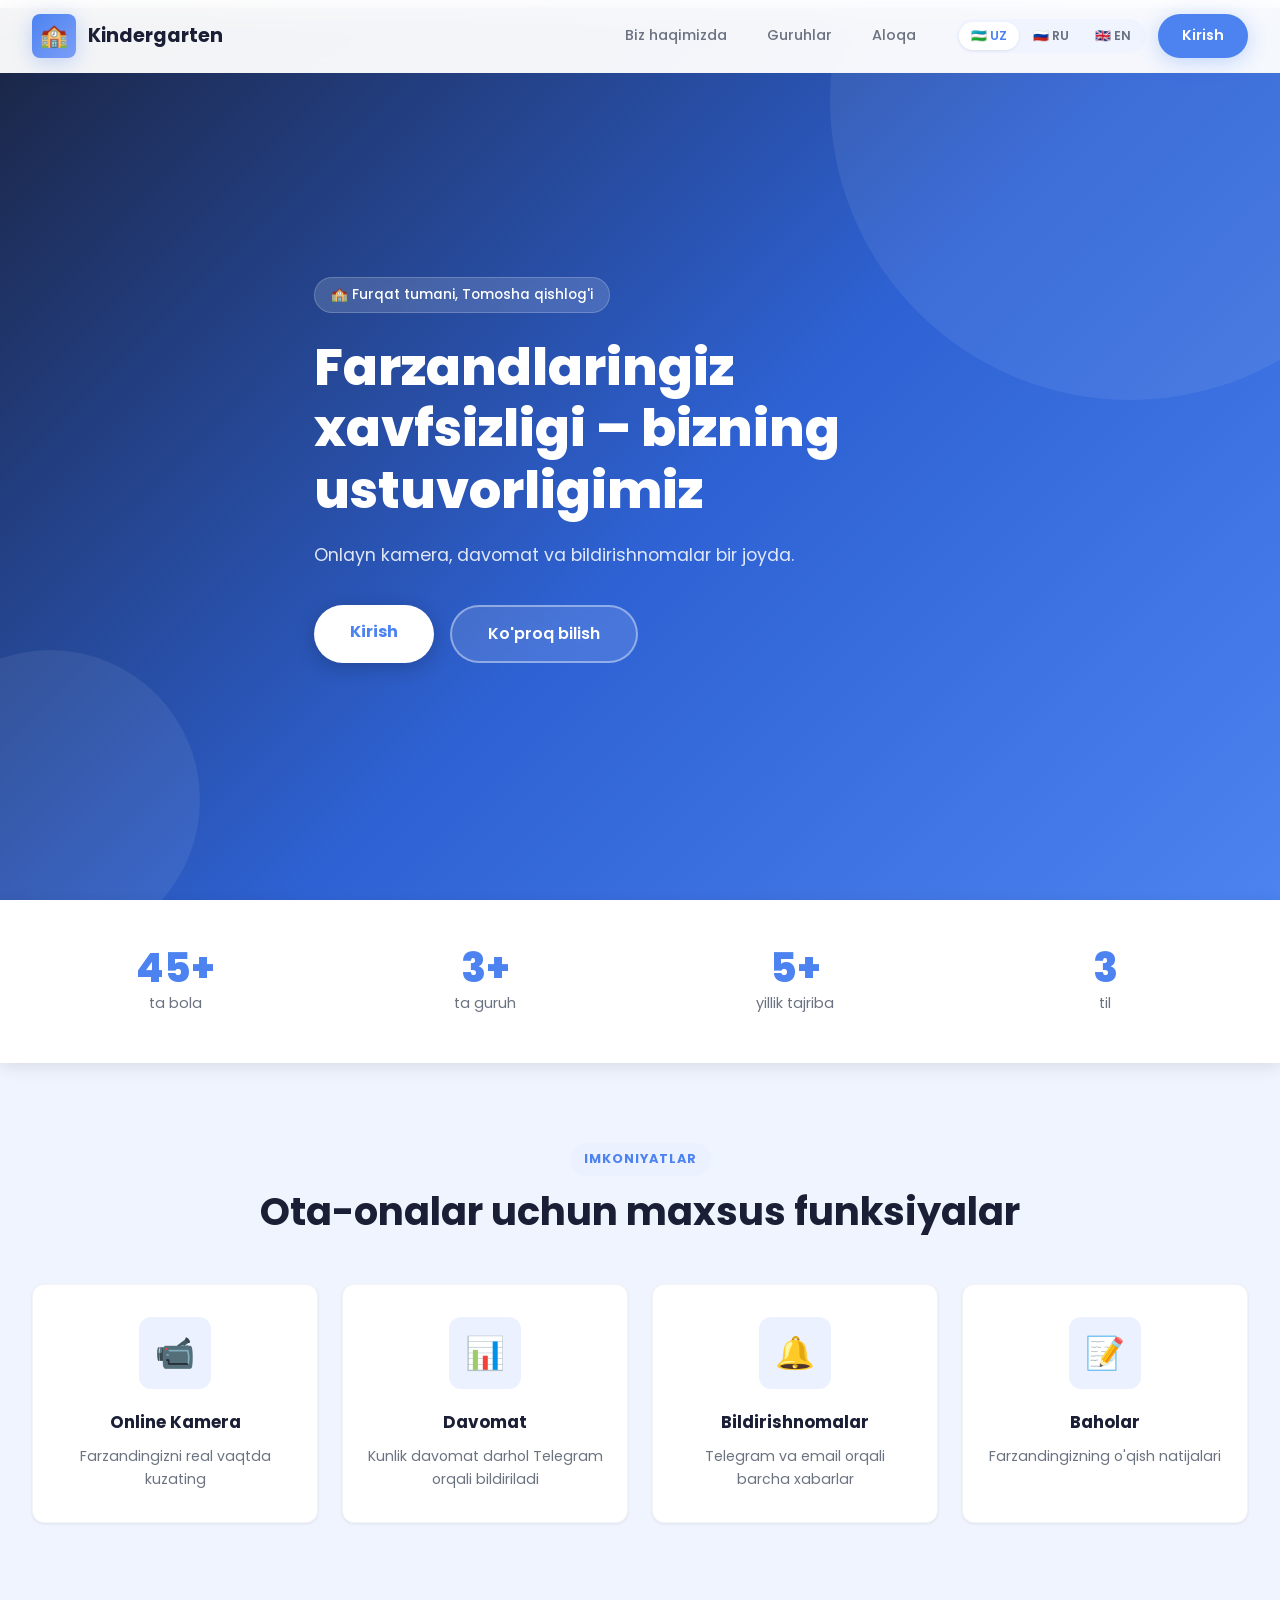
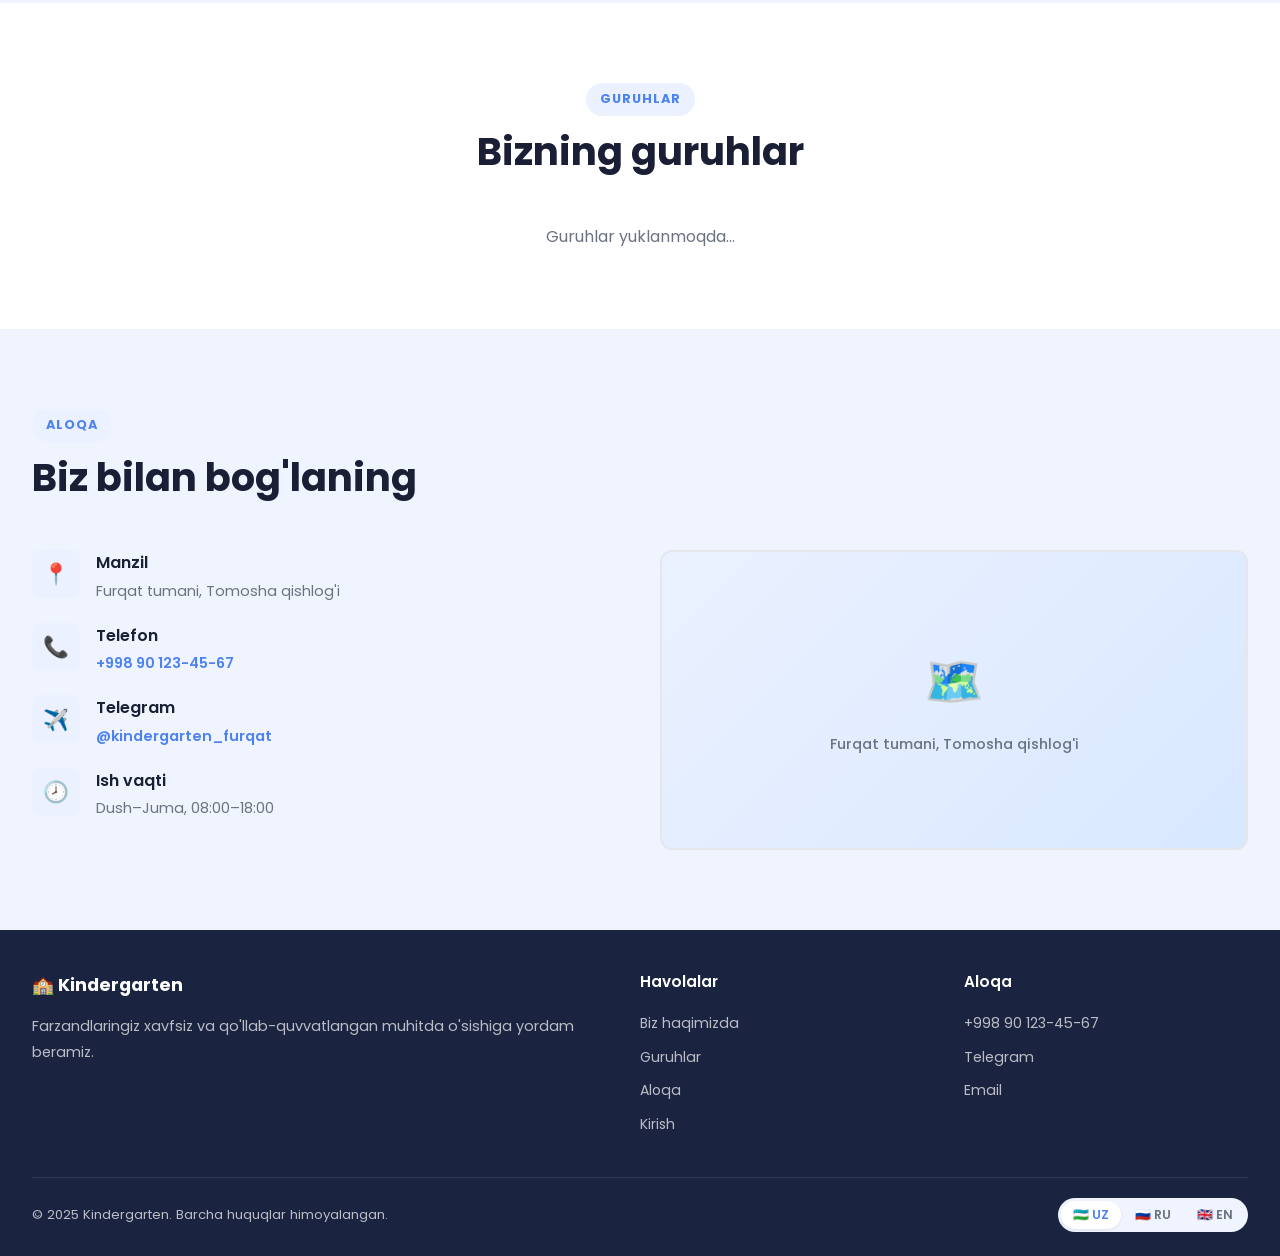
<file: index.html>
<!DOCTYPE html>
<html lang="uz">
<head>
  <meta charset="UTF-8">
  <meta name="viewport" content="width=device-width, initial-scale=1.0">
  <meta name="description" content="Kindergarten — Furqat tumani, Tomosha qishlog'i. Onlayn kamera, davomat va bildirishnomalar.">
  <title>Kindergarten — Furqat tumani</title>
  <!-- 🎨 Shrift -->
  <link rel="preconnect" href="https://fonts.googleapis.com">
  <link href="https://fonts.googleapis.com/css2?family=Poppins:wght@300;400;500;600;700;800&display=swap" rel="stylesheet">
  <!-- 🎨 Asosiy stil fayli -->
  <link rel="stylesheet" href="css/style.css">
</head>
<body>

<!-- ============================================================
     HEADER — SAHIFa YUQORI QISMI
     ============================================================ -->
<header class="header" id="header">
  <nav class="nav container">

    <!-- Logo -->
    <div class="nav__logo">
      <div class="logo-icon">🏫</div>
      <!-- 🖊️ Bog'cha nomini o'zgartiring -->
      <span>Kindergarten</span>
    </div>

    <!-- Havola linklar (desktop) -->
    <div class="nav__links">
      <a href="#about"   data-lang="nav_about">Biz haqimizda</a>
      <a href="#groups"  data-lang="nav_groups">Guruhlar</a>
      <a href="#contact" data-lang="nav_contact">Aloqa</a>
    </div>

    <!-- O'ng tomon: til + login -->
    <div class="nav__actions" id="desktopNavActions">
      <!-- Til almashtirish tugmalari -->
      <div class="lang-switcher">
        <button class="lang-btn active" data-lang-code="uz">🇺🇿 UZ</button>
        <button class="lang-btn"        data-lang-code="ru">🇷🇺 RU</button>
        <button class="lang-btn"        data-lang-code="en">🇬🇧 EN</button>
      </div>
      <!-- Kirish tugmalari (JS bilan o'zgaradi) -->
      <a href="login.html" class="btn btn-primary" id="navLoginBtn" data-lang="nav_login">Kirish</a>
      <a href="#" class="btn btn-danger hidden" id="navLogoutBtn" onclick="logoutApp()">Chiqish</a>
    </div>

    <!-- Mobil burger menyu tugmasi -->
    <button class="nav__burger" id="navBurger" aria-label="Menyu">☰</button>
  </nav>
</header>

<!-- Mobil menyu -->
<div class="mobile-menu" id="mobileMenu">
  <a href="#about"   data-lang="nav_about">Biz haqimizda</a>
  <a href="#groups"  data-lang="nav_groups">Guruhlar</a>
  <a href="#contact" data-lang="nav_contact">Aloqa</a>
  <div class="lang-switcher">
    <button class="lang-btn active" data-lang-code="uz">🇺🇿 UZ</button>
    <button class="lang-btn"        data-lang-code="ru">🇷🇺 RU</button>
    <button class="lang-btn"        data-lang-code="en">🇬🇧 EN</button>
  </div>
  <a href="login.html" class="btn btn-primary" id="mobileNavLoginBtn" data-lang="nav_login">Kirish</a>
  <a href="#" class="btn btn-danger hidden" id="mobileNavLogoutBtn" onclick="logoutApp()">Chiqish</a>
</div>

<!-- ============================================================
     HERO — BOSH SAHIFA (TO'LIQ EKRAN)
     ============================================================ -->
<section class="hero">
  <!-- Fon shakllari -->
  <div class="hero__shape"></div>
  <div class="hero__shape"></div>

  <div class="hero__content container">
    <!-- Kichik teg -->
    <div class="hero__tag" data-lang="hero_tag">🏫 Furqat tumani, Tomosha qishlog'i</div>
    <!-- Asosiy sarlavha -->
    <h1 class="hero__title" data-lang="hero_title">Farzandlaringiz xavfsizligi – bizning ustuvorligimiz</h1>
    <!-- Tavsif -->
    <p class="hero__subtitle" data-lang="hero_subtitle">Onlayn kamera, davomat va bildirishnomalar bir joyda.</p>
    <!-- Tugmalar -->
    <div class="hero__actions">
      <a href="login.html" class="btn-hero-primary" id="heroLoginBtn" data-lang="hero_btn">Kirish</a>
      <a href="#about"     class="btn-hero-outline"  data-lang="hero_btn2">Ko'proq bilish</a>
    </div>
  </div>
</section>

<!-- ============================================================
     STATISTIKA
     ============================================================ -->
<section class="stats">
  <div class="container">
    <div class="stats__grid">
      <div class="stat-card">
        <span class="stat-number" id="statsChildrenCount"><div class="loading-spinner" style="border-color:var(--primary);border-top-color:transparent;"></div></span>
        <span class="stat-label" data-lang="stat_children">ta bola</span>
      </div>
      <div class="stat-card">
        <span class="stat-number" id="statsGroupsCount"><div class="loading-spinner" style="border-color:var(--primary);border-top-color:transparent;"></div></span>
        <span class="stat-label" data-lang="stat_groups">ta guruh</span>
      </div>
      <div class="stat-card">
        <!-- 🖊️ Tajriba yilini o'zgartiring -->
        <span class="stat-number">5+</span>
        <span class="stat-label" data-lang="stat_years">yillik tajriba</span>
      </div>
      <div class="stat-card">
        <span class="stat-number">3</span>
        <span style="font-size:.9rem;color:var(--text-secondary);margin-top:4px;display:block">til</span>
      </div>
    </div>
  </div>
</section>

<!-- ============================================================
     IMKONIYATLAR (FEATURES)
     ============================================================ -->
<section class="features" id="about">
  <div class="container">
    <div class="section-header center">
      <div class="section-tag" data-lang="feat_section_tag">Imkoniyatlar</div>
      <h2 class="section-title" data-lang="feat_section_title">Ota-onalar uchun maxsus funksiyalar</h2>
    </div>
    <div class="features__grid">
      <div class="feature-card" onclick="routeFeature('camera')">
        <div class="feature-icon">📹</div>
        <h3 data-lang="feat_camera_title">Online Kamera</h3>
        <p data-lang="feat_camera_desc">Farzandingizni real vaqtda kuzating</p>
      </div>
      <div class="feature-card" onclick="routeFeature('attendance')">
        <div class="feature-icon">📊</div>
        <h3 data-lang="feat_att_title">Davomat</h3>
        <p data-lang="feat_att_desc">Kunlik davomat darhol Telegram orqali bildiriladi</p>
      </div>
      <div class="feature-card" onclick="routeFeature('notifications')">
        <div class="feature-icon">🔔</div>
        <h3 data-lang="feat_notify_title">Bildirishnomalar</h3>
        <p data-lang="feat_notify_desc">Telegram va email orqali barcha xabarlar</p>
      </div>
      <div class="feature-card" onclick="routeFeature('grades')">
        <div class="feature-icon">📝</div>
        <h3 data-lang="feat_grades_title">Baholar</h3>
        <p data-lang="feat_grades_desc">Farzandingizning o'qish natijalari</p>
      </div>
    </div>
  </div>
</section>

<!-- ============================================================
     GURUHLAR
     ============================================================ -->
<section class="groups" id="groups">
  <div class="container">
    <div class="section-header center">
      <div class="section-tag" data-lang="groups_tag">Guruhlar</div>
      <h2 class="section-title" data-lang="groups_title">Bizning guruhlar</h2>
    </div>
    <div class="groups__grid" id="groupsGrid">
      <p style="text-align:center;width:100%;color:var(--text-secondary)">Guruhlar yuklanmoqda...</p>
    </div>
  </div>
</section>

<!-- Guruhni tahrirlash modali (faqat xodimlar/adminlar uchun) -->
<div class="sidebar-overlay" id="editGroupModal" style="display:none;align-items:center;justify-content:center;z-index:3000;background:rgba(0,0,0,0.5)">
  <div class="login-card" style="width:100%;max-width:400px;margin:20px;z-index:3001;padding:24px">
    <h3 style="margin-bottom:16px" id="editGroupTitle">Guruhni tahrirlash</h3>
    <input type="hidden" id="editGroupId">
    <div class="form-group">
      <label class="form-label">Guruh nomi</label>
      <input type="text" id="editGroupName" class="form-control">
    </div>
    <div class="form-group">
      <label class="form-label">O'qituvchi nomi</label>
      <input type="text" id="editGroupTeacher" class="form-control">
    </div>
    <div class="form-group">
      <label class="form-label">Yosh oralig'i</label>
      <input type="text" id="editGroupAge" class="form-control">
    </div>
    <div style="display:flex;gap:10px;justify-content:flex-end;margin-top:20px">
      <button class="btn btn-outline btn-sm" onclick="document.getElementById('editGroupModal').style.display='none'">Bekor qilish</button>
      <button class="btn btn-primary btn-sm" onclick="saveGroupDetails()">Saqlash</button>
    </div>
  </div>
</div>

<!-- ============================================================
     ALOQA (CONTACT)
     ============================================================ -->
<section class="contact" id="contact">
  <div class="container">
    <div class="section-header">
      <div class="section-tag" data-lang="contact_tag">Aloqa</div>
      <h2 class="section-title" data-lang="contact_title">Biz bilan bog'laning</h2>
    </div>
    <div class="contact__grid">
      <div class="contact__info">

        <!-- Manzil -->
        <div class="contact-item">
          <div class="contact-item__icon">📍</div>
          <div class="contact-item__text">
            <h4 data-lang="contact_addr_title">Manzil</h4>
            <!-- 🖊️ Manzilni o'zgartiring -->
            <p data-lang="contact_addr">Furqat tumani, Tomosha qishlog'i</p>
          </div>
        </div>

        <!-- Telefon -->
        <div class="contact-item">
          <div class="contact-item__icon">📞</div>
          <div class="contact-item__text">
            <h4 data-lang="contact_phone_title">Telefon</h4>
            <!-- 🖊️ Telefon raqamini o'zgartiring -->
            <p><a href="tel:+998901234567" style="color:var(--primary);font-weight:600">+998 90 123-45-67</a></p>
          </div>
        </div>

        <!-- Telegram -->
        <div class="contact-item">
          <div class="contact-item__icon">✈️</div>
          <div class="contact-item__text">
            <h4>Telegram</h4>
            <!-- 🖊️ Telegram username ni o'zgartiring -->
            <p><a href="https://t.me/kindergarten_furqat" target="_blank" style="color:var(--primary);font-weight:600">@kindergarten_furqat</a></p>
          </div>
        </div>

        <!-- Ish vaqti -->
        <div class="contact-item">
          <div class="contact-item__icon">🕗</div>
          <div class="contact-item__text">
            <h4 data-lang="contact_hours_title">Ish vaqti</h4>
            <p data-lang="contact_hours">Dush–Juma, 08:00–18:00</p>
          </div>
        </div>

      </div>

      <!-- Xarita / Lokatsiya qo'shadigan qism -->
      <div class="contact__map">
        <span>🗺️</span>
        <!-- 💡 XARITA QO'SHISH UCHUN IZOH: 💡
             1. Google Maps (yoki Yandex Maps) ga kiring va o'z joyingizni toping.
             2. "Ulashish" (Share) va "Xaritani joylashtirish" (Embed a map) tugmalarini bosing.
             3. Olingan <iframe src="..."> kodidan nusxa oling va shu yerga qo'ying.
             Misol uchun: <iframe src="https://www.google.com/maps/embed?pb=!1m18!..." width="100%" height="300" style="border:0;" allowfullscreen="" loading="lazy"></iframe>
             Siz qo'shgan izoh xaritada ko'rinadi va bu avvalgi placeholderni almashtiradi. -->
        <p>Furqat tumani, Tomosha qishlog'i</p>
      </div>
    </div>
  </div>
</section>

<!-- ============================================================
     FOOTER
     ============================================================ -->
<footer class="footer">
  <div class="container">
    <div class="footer__grid">
      <div class="footer__brand">
        <h3>🏫 Kindergarten</h3>
        <p data-lang="footer_desc">Farzandlaringiz xavfsiz va qo'llab-quvvatlangan muhitda o'sishiga yordam beramiz.</p>
      </div>
      <div class="footer__col">
        <h4 data-lang="footer_links">Havolalar</h4>
        <ul>
          <li><a href="#about"   data-lang="nav_about">Biz haqimizda</a></li>
          <li><a href="#groups"  data-lang="nav_groups">Guruhlar</a></li>
          <li><a href="#contact" data-lang="nav_contact">Aloqa</a></li>
          <li><a href="login.html" data-lang="nav_login">Kirish</a></li>
        </ul>
      </div>
      <div class="footer__col">
        <h4 data-lang="footer_contact">Aloqa</h4>
        <ul>
          <!-- 🖊️ Ma'lumotlarni o'zgartiring -->
          <li><a href="tel:+998901234567">+998 90 123-45-67</a></li>
          <li><a href="https://t.me/kindergarten_furqat">Telegram</a></li>
          <li><a href="mailto:admin@kindergarten.uz">Email</a></li>
        </ul>
      </div>
    </div>
    <div class="footer__bottom">
      <span data-lang="footer_rights">© 2025 Kindergarten. Barcha huquqlar himoyalangan.</span>
      <div class="lang-switcher">
        <button class="lang-btn active" data-lang-code="uz">🇺🇿 UZ</button>
        <button class="lang-btn"        data-lang-code="ru">🇷🇺 RU</button>
        <button class="lang-btn"        data-lang-code="en">🇬🇧 EN</button>
      </div>
    </div>
  </div>
</footer>

<!-- ============================================================
     JAVASCRIPT FAYLLAR
     ============================================================ -->
<script src="js/lang.js"></script>
<script>
// Header scroll effekti
window.addEventListener('scroll', () => {
  document.getElementById('header').classList.toggle('scrolled', window.scrollY > 20);
});

// Mobil menyu ochish/yopish
document.getElementById('navBurger').addEventListener('click', () => {
  document.getElementById('mobileMenu').classList.toggle('open');
});

// Smooth scroll
document.querySelectorAll('a[href^="#"]').forEach(a => {
  a.addEventListener('click', e => {
    e.preventDefault();
    const target = document.querySelector(a.getAttribute('href'));
    if (target) { target.scrollIntoView({ behavior: 'smooth' }); }
    document.getElementById('mobileMenu').classList.remove('open');
  });
});
// --- Auto-Login & Backend Auth Check ---
async function checkAuth() {
  try {
    const res = await fetch('backend/check_auth.php', { credentials: 'include' });
    const data = await res.json();
    if (data.success && data.user) {
      localStorage.setItem('user', JSON.stringify(data.user));
      updateAuthUI(data.user);
    } else {
      localStorage.removeItem('user');
      updateAuthUI(null);
    }
  } catch(e) {
    // If request fails but user is in local storage, assume they might need to re-login to avoid staleness
    const u = JSON.parse(localStorage.getItem('user') || 'null');
    updateAuthUI(u);
  }
}

function updateAuthUI(u) {
  const loginBtns = [document.getElementById('navLoginBtn'), document.getElementById('mobileNavLoginBtn'), document.getElementById('heroLoginBtn')];
  const logoutBtns = [document.getElementById('navLogoutBtn'), document.getElementById('mobileNavLogoutBtn')];
  
  if (u) {
    let panelUrl = (u.role === 'parent') ? 'dashboard-parent.html' : 'dashboard-admin.html';
    let panelText = (u.role === 'parent') ? 'Ota-ona paneli' : (u.role === 'admin' ? 'Admin paneli' : 'Xodim paneli');
    
    loginBtns.forEach(btn => {
      if(btn) {
        btn.innerHTML = panelText;
        btn.href = panelUrl;
      }
    });
    logoutBtns.forEach(btn => {
      if(btn) btn.classList.remove('hidden');
    });
  } else {
    loginBtns.forEach(btn => {
      if(btn) {
        btn.innerHTML = 'Kirish';
        btn.href = 'login.html';
      }
    });
    logoutBtns.forEach(btn => {
      if(btn) btn.classList.add('hidden');
    });
  }
}

async function logoutApp() {
  await fetch('backend/logout.php', { credentials: 'include' });
  localStorage.removeItem('user');
  window.location.reload();
}

checkAuth();

let loadedGroups = [];

function fetchLandingStats() {
  fetch('backend/get_data.php?type=landing_stats').then(r => r.json()).then(data => {
    if (data.success) {
      document.getElementById('statsChildrenCount').textContent = data.stats.children + '+';
      document.getElementById('statsGroupsCount').textContent = data.stats.groups;
    } else {
      document.getElementById('statsChildrenCount').textContent = '45+';
      document.getElementById('statsGroupsCount').textContent = '3+';
    }
  }).catch(()=>{
    document.getElementById('statsChildrenCount').textContent = '45+';
    document.getElementById('statsGroupsCount').textContent = '3+';
  });
}

function fetchGroups() {
  fetch('backend/get_data.php?type=public_groups').then(r => r.json()).then(data => {
    if (data.success) {
      loadedGroups = data.groups;
      renderDynamicGroups();
    }
  }).catch(()=>{});
}

function renderDynamicGroups() {
  const user = JSON.parse(localStorage.getItem('user'));
  const canEdit = user && (user.role === 'admin' || user.role === 'staff');
  
  const colors = [
    {bg: '#FFD9E8,#FF85A1', icon: '🌸'}, {bg: '#D9F5D9,#56C568', icon: '🌿'}, {bg: '#FFF3CD,#FFB800', icon: '⭐'}
  ];
  
  document.getElementById('groupsGrid').innerHTML = loadedGroups.map((g, i) => {
    const color = colors[i % colors.length];
    return `
      <div class="group-card" style="position:relative">
        <div class="group-card__img" style="background:linear-gradient(135deg,${color.bg})">${color.icon}</div>
        <div class="group-card__body">
          ${canEdit ? `<button onclick="openGroupEditor(${g.id})" style="position:absolute;top:15px;right:15px;background:white;border-radius:50%;padding:8px;box-shadow:0 2px 5px rgba(0,0,0,0.2);cursor:pointer;z-index:10;">✏️</button>` : ''}
          <h3>${color.icon} ${g.name}</h3>
          <p class="teacher">O'qituvchi: ${g.teacher_name || 'Kiritilmagan'}</p>
          <p class="age">${g.age_range || ' '}</p>
        </div>
      </div>
    `;
  }).join('');
}

function openGroupEditor(id) {
  const g = loadedGroups.find(x => x.id == id);
  if(!g) return;
  document.getElementById('editGroupId').value = g.id;
  document.getElementById('editGroupName').value = g.name;
  document.getElementById('editGroupTeacher').value = g.teacher_name;
  document.getElementById('editGroupAge').value = g.age_range;
  document.getElementById('editGroupModal').style.display = 'flex';
}

function saveGroupDetails() {
  const d = new URLSearchParams();
  d.append('group_id', document.getElementById('editGroupId').value);
  d.append('name', document.getElementById('editGroupName').value);
  d.append('teacher_name', document.getElementById('editGroupTeacher').value);
  d.append('age_range', document.getElementById('editGroupAge').value);
  
  fetch('backend/manage_groups.php', { method: 'POST', body: d }).then(r=>r.json()).then(j => {
    if(j.success) {
      document.getElementById('editGroupModal').style.display='none';
      fetchGroups(); 
    } else alert(j.error);
  });
}

function routeFeature(feature) {
  const uObj = JSON.parse(localStorage.getItem('user'));
  if (!uObj) {
    window.location.href = 'login.html';
    return;
  }
  const r = uObj.role;
  let url = (r === 'parent') ? 'dashboard-parent.html?tab=' : 'dashboard-admin.html?tab=';
  
  if (feature === 'camera') url += 'cameras';
  if (feature === 'attendance') url += 'attendance';
  if (feature === 'notifications') {
    url += (r === 'parent') ? 'messages' : 'broadcast';
  }
  if (feature === 'grades') {
    url += (r === 'parent') ? 'grades' : 'grades_manage';
  }
  
  window.location.href = url;
}

fetchLandingStats();
fetchGroups();
</script>

</body>
</html>
</file>
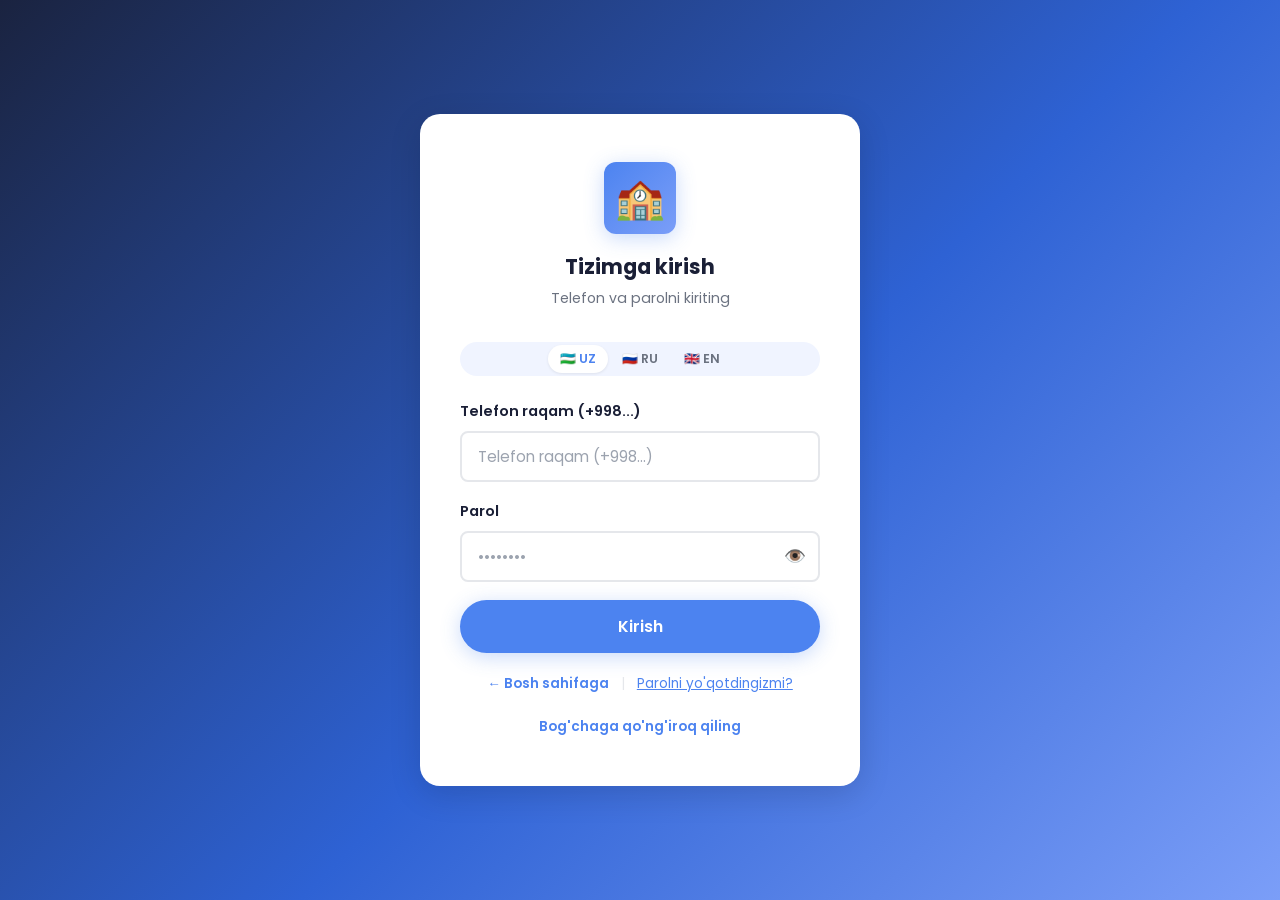
<file: dashboard-admin.html>
<!DOCTYPE html>
<html lang="uz">
<head>
  <meta charset="UTF-8">
  <meta name="viewport" content="width=device-width, initial-scale=1.0">
  <title>Admin Panel — Kindergarten</title>
  <link rel="preconnect" href="https://fonts.googleapis.com">
  <link href="https://fonts.googleapis.com/css2?family=Poppins:wght@300;400;500;600;700;800&display=swap" rel="stylesheet">
  <link rel="stylesheet" href="css/style.css">
</head>
<body>
<script>
  (async function verifySession() {
    const backupU = JSON.parse(localStorage.getItem('user') || 'null');
    if (!backupU || backupU.role === 'parent') { window.location.href = 'login.html'; return; }
    try {
        const res = await fetch('backend/check_auth.php', { credentials: 'include' });
        const data = await res.json();
        if (!data.success || data.user.role === 'parent') {
            localStorage.removeItem('user');
            window.location.href = 'login.html';
        }
    } catch(e) {}
  })();
</script>

<div class="dashboard-layout">
  <!-- ============================================================ SIDEBAR ============================================================ -->
  <aside class="sidebar" id="sidebar">
    <div class="sidebar__header">
      <div class="sidebar__logo">
        <div class="sidebar__logo-icon">🏫</div>
        <span>Admin Panel</span>
      </div>
      <button class="sidebar__close" id="sidebarClose" title="Yopish">✕</button>
    </div>
    <nav class="sidebar__nav">
      <div class="sidebar__section-title">Asosiy</div>
      <a href="#" class="active" data-tab="home"><span class="nav-icon">📊</span> <span data-lang="admin_dash">Bosh sahifa</span></a>
      <a href="#" data-tab="attendance"><span class="nav-icon">✅</span> <span data-lang="admin_att">Davomat olish</span></a>
      <a href="#" data-tab="cameras"><span class="nav-icon">📹</span> <span data-lang="admin_cameras">Barcha kameralar</span></a>
      <div class="sidebar__section-title" style="margin-top:8px">Boshqaruv</div>
      <a href="#" data-tab="users"><span class="nav-icon">👥</span> <span>Foydalanuvchilar</span></a>
      <a href="#" data-tab="broadcast"><span class="nav-icon">📢</span> <span data-lang="admin_notify">Bildirishnoma</span></a>
      <a href="#" data-tab="children"><span class="nav-icon">👦</span> <span data-lang="admin_children">Bolalar ro'yxati</span></a>
      <a href="#" data-tab="grades_manage" id="navGrades"><span class="nav-icon">📝</span> <span>Baholash</span></a>
      <a href="#" data-tab="monitoring" id="navMonitoring" class="hidden"><span class="nav-icon">👁️</span> <span>Kuzatuv</span></a>
      <a href="#" data-tab="settings"><span class="nav-icon">⚙️</span> <span data-lang="admin_settings">Sozlamalar</span></a>
    </nav>
    <div class="sidebar__footer">
      <div class="sidebar__user">
        <div class="sidebar__avatar" id="sidebarAvatar">👤</div>
        <div class="sidebar__user-info">
          <div class="sidebar__user-name" id="sidebarName">Admin</div>
          <div class="sidebar__user-role" id="sidebarRole">xodim</div>
        </div>
        <button class="sidebar__logout" id="logoutBtn" title="Chiqish">🚪</button>
      </div>
      <div class="lang-switcher" style="margin-top:12px;width:100%;justify-content:center">
        <button class="lang-btn active" data-lang-code="uz">🇺🇿</button>
        <button class="lang-btn"        data-lang-code="ru">🇷🇺</button>
        <button class="lang-btn"        data-lang-code="en">🇬🇧</button>
      </div>
    </div>
  </aside>

  <div class="sidebar-overlay" id="sidebarOverlay"></div>

  <!-- ============================================================ MAIN ============================================================ -->
  <main class="main-content">
    <div class="topbar">
      <button class="topbar__burger" id="topbarBurger">☰</button>
      <div class="topbar__title" id="topbarTitle">Bosh sahifa</div>
      <div class="topbar__actions">
        <a href="index.html" class="btn btn-outline btn-sm" style="text-decoration:none">🌐 Saytga</a>
      </div>
    </div>

    <div class="page-content">

      <!-- =================== BOSH SAHIFA =================== -->
      <div id="tab-home" class="tab-content">
        <div class="welcome-card" style="--after-content:'📋'">
          <div>
            <h2 id="adminWelcome">Xush kelibsiz, Admin!</h2>
            <p id="adminDate"></p>
          </div>
        </div>
        <div class="stats-row" id="adminStats">
          <div class="stat-mini primary"><div class="stat-mini__label">Jami bolalar</div><div class="stat-mini__value" id="stTotal">—</div></div>
          <div class="stat-mini success"><div class="stat-mini__label">Bugun keldi</div><div class="stat-mini__value" id="stPresent">—</div></div>
          <div class="stat-mini danger"><div class="stat-mini__label">Kelmadi</div><div class="stat-mini__value" id="stAbsent">—</div></div>
          <div class="stat-mini warning"><div class="stat-mini__label">Kasal</div><div class="stat-mini__value" id="stSick">—</div></div>
          <div class="stat-mini primary"><div class="stat-mini__label">Ota-onalar</div><div class="stat-mini__value" id="stParents">—</div></div>
        </div>
        <div class="section-card">
          <div class="section-card__header"><h3>⚡ Tezkor amallar</h3></div>
          <div class="section-card__body" style="display:flex;gap:12px;flex-wrap:wrap">
            <button class="btn btn-primary" onclick="switchTab('attendance')">✅ Davomat olish</button>
            <button class="btn btn-secondary" onclick="switchTab('broadcast')">📢 Bildirishnoma yuborish</button>
            <button class="btn btn-outline" onclick="switchTab('cameras')">📹 Kameralar</button>
          </div>
        </div>
      </div>

      <!-- =================== DAVOMAT OLISH =================== -->
      <div id="tab-attendance" class="tab-content hidden">
        <div class="page-header">
          <h1 data-lang="admin_att">Davomat olish</h1>
        </div>
        <div class="section-card" style="margin-bottom:20px">
          <div class="section-card__body">
            <div style="display:flex;gap:16px;flex-wrap:wrap;align-items:flex-end">
              <div class="form-group" style="margin:0;flex:1;min-width:160px">
                <label class="form-label" data-lang="admin_select_group">Guruhni tanlang</label>
                <select class="form-control" id="attGroupSel">
                  <option value="">— Guruh tanlang —</option>
                </select>
              </div>
              <div class="form-group" style="margin:0;flex:1;min-width:160px">
                <label class="form-label" data-lang="admin_att_date">Sana</label>
                <input type="date" class="form-control" id="attDate" value="">
              </div>
              <button class="btn btn-outline" id="loadChildrenBtn">📋 Yuklash</button>
            </div>
          </div>
        </div>

        <!-- Bolalar ro'yxati -->
        <div id="childrenListWrap" class="hidden">
          <div class="section-card">
            <div class="section-card__header">
              <h3 id="attGroupTitle">Guruh</h3>
              <div style="display:flex;gap:8px">
                <button class="btn btn-sm btn-success" id="markAllPresent">✅ Hammasini belgilash</button>
              </div>
            </div>
            <div class="section-card__body">
              <div class="attendance-list" id="attList"></div>
              <div style="margin-top:20px">
                <button class="btn btn-primary btn-lg" id="saveAttBtn">
                  💾 <span data-lang="admin_save_att">Saqlash va Yuborish</span>
                </button>
                <span id="attSaveStatus" style="margin-left:16px;font-size:.88rem;color:var(--text-secondary)"></span>
              </div>
            </div>
          </div>
        </div>
      </div>

      <!-- =================== BARCHA KAMERALAR =================== -->
      <div id="tab-cameras" class="tab-content hidden">
        <div class="page-header">
          <h1 data-lang="admin_cameras">Barcha kameralar</h1>
          <p>Har bir guruhning kamerasini alohida ko'ring</p>
        </div>
        <div class="cameras-grid" id="adminCamerasGrid">
          <div style="text-align:center;padding:60px;color:var(--text-secondary)">
            <div style="font-size:3rem">📹</div>
            <p style="margin-top:12px" data-lang="cam_no_url">Kameralar ulanmagan</p>
            <p style="font-size:.85rem;margin-top:8px">Ma'lumotlar bazasida guruhning camera_url maydonini to'ldiring</p>
          </div>
        </div>
        <!-- 📹 Kamera URL qo'shish tugmasi -->
        <div class="section-card" style="margin-top:24px">
          <div class="section-card__header"><h3>📹 Kamera URL qo'shish</h3></div>
          <div class="section-card__body">
            <div style="display:flex;gap:12px;flex-wrap:wrap;align-items:flex-end">
              <div class="form-group" style="margin:0;flex:1;min-width:150px">
                <label class="form-label">Guruh</label>
                <select class="form-control" id="camGroupSel"></select>
              </div>
              <div class="form-group" style="margin:0;flex:2;min-width:200px">
                <!--
                  🖼️ KAMERA URL: Kamerangizning stream manzilini kiriting
                  HLS misol: http://192.168.1.100/stream.m3u8
                  MJPEG misol: http://192.168.1.100/video
                  Iframe misol: http://192.168.1.100/
                -->
                <label class="form-label">Kamera URL</label>
                <input type="url" class="form-control" id="camUrlInput" placeholder="http://kamera-ip/stream.m3u8">
              </div>
              <div class="form-group" style="margin:0">
                <label class="form-label">Tur</label>
                <select class="form-control" id="camTypeSel">
                  <option value="hls">HLS (m3u8)</option>
                  <option value="mjpeg">MJPEG</option>
                  <option value="iframe">Iframe</option>
                </select>
              </div>
              <button class="btn btn-primary" id="saveCamBtn">💾 Saqlash</button>
            </div>
          </div>
        </div>
        <!-- ⛔ Kameralarni Cheklash -->
        <div class="section-card" style="margin-top:24px">
          <div class="section-card__header"><h3>⛔ Kameralarni Cheklash</h3></div>
          <div class="section-card__body">
            <div style="display:flex;gap:12px;flex-wrap:wrap;align-items:flex-end">
              <div class="form-group" style="margin:0;flex:1;min-width:150px">
                <label class="form-label">Kimlar uchun:</label>
                <select class="form-control" id="restrictRoleSel">
                  <option value="parent">Ota-onalar</option>
                  <option value="all" id="restrictAllOption">Hammaga (Faqat admin)</option>
                </select>
              </div>
              <div class="form-group" style="margin:0;flex:1;min-width:150px">
                <label class="form-label">Qancha vaqt (daqiqa):</label>
                <input type="number" class="form-control" id="restrictDurInput" placeholder="Masalan: 60" value="60">
              </div>
              <button class="btn btn-danger" id="restrictAddBtn">Vaqtinchalik o'chirish</button>
            </div>
            <div id="currentRestrictions" style="margin-top:16px;"></div>
          </div>
        </div>
      </div>

      <!-- =================== BILDIRISHNOMA =================== -->
      <div id="tab-broadcast" class="tab-content hidden">
        <div class="page-header">
          <h1 data-lang="admin_broadcast_title">Bildirishnoma yuborish</h1>
          <p>Ota-onalarga Telegram va Email orqali xabar yuboring</p>
        </div>
        <div class="broadcast-card">
          <div class="form-group">
            <label class="form-label">Sarlavha</label>
            <input type="text" class="form-control" id="broadTitle" placeholder="Masalan: Ertaga bayram!" value="Muhim xabar">
          </div>
          <div class="form-group">
            <label class="form-label" data-lang="admin_broadcast_target">Kimga:</label>
            <select class="form-control" id="broadGroup">
              <option value="" data-lang="admin_target_all">Hammaga</option>
              <!-- Guruhlar JS da qo'shiladi -->
            </select>
          </div>
          <div class="form-group">
            <label class="form-label" data-lang="admin_broadcast_msg">Xabar matni</label>
            <textarea class="form-control" id="broadMessage" rows="5" placeholder="Ota-onalarga yuboriladigan xabar..."></textarea>
          </div>
          <div class="form-group">
            <label class="form-label">Yuborish kanallari</label>
            <div class="broadcast-channels">
              <div class="channel-toggle active" id="chanTelegram" onclick="toggleChannel(this)">📤 Telegram</div>
              <div class="channel-toggle"        id="chanEmail"    onclick="toggleChannel(this)">📧 Email</div>
            </div>
          </div>
          <div style="display:flex;gap:12px;flex-wrap:wrap;align-items:center">
            <button class="btn btn-primary btn-lg" id="sendBroadcastBtn">
              📢 Yuborish
            </button>
            <span id="broadcastStatus" style="font-size:.88rem;color:var(--text-secondary)"></span>
          </div>
        </div>
      </div>

      <!-- =================== FOYDALANUVCHILAR =================== -->
      <div id="tab-users" class="tab-content hidden">
        <div class="page-header">
          <h1>Foydalanuvchilar zaxirasi</h1>
          <p>Ota-onalar va xodimlar ma'lumotlarini boshqarish</p>
        </div>
        <div style="display:flex;gap:12px;margin-bottom:20px;flex-wrap:wrap">
          <button class="btn btn-outline active" id="btnFilterParents" onclick="loadUsersList('parent'); btnFilterParents.classList.add('active'); btnFilterStaff.classList.remove('active')">Ota-onalar</button>
          <button class="btn btn-outline" id="btnFilterStaff" onclick="loadUsersList('staff'); btnFilterStaff.classList.add('active'); btnFilterParents.classList.remove('active')">Xodimlar</button>
          <button class="btn btn-primary" style="margin-left:auto" onclick="openUserModal(null)">+ Yangi Foydalanuvchi</button>
        </div>
        <div class="section-card">
          <div class="section-card__body" style="padding:0">
            <div class="table-wrapper">
              <table class="grades-table">
                <thead><tr><th>#</th><th>Ismi</th><th>Telefon</th><th>Rol</th><th>Holat</th><th>Amallar</th></tr></thead>
                <tbody id="usersTableBody">
                  <tr><td colspan="6" style="text-align:center;padding:40px;color:var(--text-secondary)">Yuklanmoqda...</td></tr>
                </tbody>
              </table>
            </div>
          </div>
        </div>
      </div>

      <!-- =================== BOLALAR RO'YXATI =================== -->
      <div id="tab-children" class="tab-content hidden">
        <div class="page-header">
          <h1 data-lang="admin_children">Bolalar ro'yxati</h1>
        </div>
        <div style="display:flex;gap:12px;margin-bottom:20px;flex-wrap:wrap;justify-content:space-between">
          <select class="form-control" id="childrenGroupFilter" style="max-width:200px">
            <option value="">— Barcha guruhlar —</option>
          </select>
          <button class="btn btn-primary" onclick="document.getElementById('addChildModal').style.display='flex'">Yangi bola qo'shish</button>
        </div>
        <div id="childrenTableWrap">
          <div class="section-card">
            <div class="section-card__body" style="padding:0">
              <div class="table-wrapper">
                <table class="grades-table">
                  <thead><tr><th>#</th><th>Ismi</th><th>Guruhi</th><th>Tug'ilgan kuni</th><th>Jinsi</th></tr></thead>
                  <tbody id="childrenTableBody">
                    <tr><td colspan="5" style="text-align:center;padding:40px;color:var(--text-secondary)">Guruhni tanlang</td></tr>
                  </tbody>
                </table>
              </div>
            </div>
          </div>
        </div>
      </div>

      <!-- =================== BAHOLASH (STAFF) =================== -->
      <div id="tab-grades_manage" class="tab-content hidden">
        <div class="page-header">
          <h1>Sifat va Baholash</h1>
          <p>O'zlashtirish, Odob-axloq, Qobiliyatlari uchun izohli baholash yarating</p>
        </div>
        <div class="section-card">
          <div class="section-card__body">
            <div class="form-group">
              <label class="form-label">Guruhni tanlang</label>
              <select class="form-control" id="gradeGroupSel">
                <option value="">— Guruh tanlang —</option>
              </select>
            </div>
            <div class="form-group">
              <label class="form-label">Bola ism-sharifi</label>
              <select class="form-control" id="gradeChildSel">
                <option value="">— Avval guruhni tanlang —</option>
              </select>
            </div>
            <div class="form-group">
              <label class="form-label">Baholanayotgan xususiyat (Masalan: Odob-axloq, Yodlash qobiliyati)</label>
              <input type="text" class="form-control" id="gradeSubject" placeholder="Masalan: Muloqot">
            </div>
            <div class="form-group">
              <label class="form-label">Sifat yoki Baho (Masalan: Aqlli, Juda faol, Yaxshi, Yulduzcha)</label>
              <input type="text" class="form-control" id="gradeValue" placeholder="Masalan: Faol">
            </div>
            <div class="form-group">
              <label class="form-label">Qo'shimcha izoh (ixtiyoriy)</label>
              <input type="text" class="form-control" id="gradeNote" placeholder="Tavsif, maqtov so'zlari...">
            </div>
            <button class="btn btn-primary" id="saveGradeBtn" style="margin-top:10px">💾 Saqlash</button>
          </div>
        </div>
      </div>

      <!-- =================== KUZATUV VA STATISTIKA (ADMIN) =================== -->
      <div id="tab-monitoring" class="tab-content hidden">
        <div class="page-header">
          <h1>Kuzatuv (Monitoring)</h1>
          <p>Tizimga kim qachon kirdi, kim kameralarni kuzatdi</p>
        </div>
        <div class="section-card">
          <div class="section-card__header">
            <h3>So'nggi harakatlar</h3>
            <button class="btn btn-sm btn-outline" onclick="loadActivityLogs()">🔄 Yangilash</button>
          </div>
          <div class="section-card__body" style="padding:0">
            <div class="table-wrapper">
              <table class="grades-table" style="font-size:0.9rem">
                <thead><tr><th>№</th><th>Foydalanuvchi</th><th>Amal</th><th>Batafsil</th><th>Vaqt</th></tr></thead>
                <tbody id="monitoringLogsBody">
                  <tr><td colspan="5" style="text-align:center;padding:30px">Yuklanmoqda...</td></tr>
                </tbody>
              </table>
            </div>
          </div>
        </div>
      </div>

      <!-- =================== SOZLAMALAR =================== -->
      <div id="tab-settings" class="tab-content hidden">
        <div class="page-header">
          <h1 data-lang="admin_settings">Sozlamalar</h1>
          <p>Profilingiz sozlamalarini yangilang</p>
        </div>
        <div class="section-card">
          <div class="section-card__body" style="max-width: 400px;">
            <div class="form-group">
              <label class="form-label">Telefon (Login)</label>
              <input type="text" id="settingsPhone" class="form-control" placeholder="+998901234567">
            </div>
            <div class="form-group">
              <label class="form-label">Yangi Parol</label>
              <input type="password" id="settingsPassword" class="form-control" placeholder="Yangi parol (bo'sh bo'lsa o'zgarmaydi)">
            </div>
            <button class="btn btn-primary" id="saveSettingsBtn">Saqlash</button>
          </div>
        </div>
      </div>

    </div><!-- /page-content -->
  </main>
</div>

<!-- Modal: Yangi bola qo'shish -->
<div class="sidebar-overlay" id="addChildModal" style="display:none;align-items:center;justify-content:center;z-index:2000;background:rgba(0,0,0,0.5)">
  <div class="section-card" style="width:100%;max-width:400px;margin:20px;z-index:2001;animation:pop .3s">
    <div class="section-card__header"><h3>Yangi bola</h3></div>
    <div class="section-card__body">
      <div class="form-group">
        <label>Ismi</label><input type="text" id="addCName" class="form-control">
      </div>
      <div class="form-group">
        <label>Guruh</label><select id="addCGroup" class="form-control"></select>
      </div>
      <div class="form-group">
        <label>Tug'ilgan sana</label><input type="date" id="addCDate" class="form-control">
      </div>
      <div class="form-group">
        <label>Jins</label>
        <select id="addCGender" class="form-control">
          <option value="male">O'g'il bola</option><option value="female">Qiz bola</option>
        </select>
      </div>
      <div style="display:flex;gap:10px;justify-content:flex-end;margin-top:20px">
        <button class="btn btn-outline" onclick="document.getElementById('addChildModal').style.display='none'">Bekor qilish</button>
        <button class="btn btn-primary" id="addChildSaveBtn">Saqlash</button>
      </div>
    </div>
  </div>
</div>

<!-- Modal: Foydalanuvchi qo'shish / Tahrirlash -->
<div class="sidebar-overlay" id="userModal" style="display:none;align-items:center;justify-content:center;z-index:2000;background:rgba(0,0,0,0.5)">
  <div class="section-card" style="width:100%;max-width:400px;margin:20px;z-index:2001;animation:pop .3s">
    <div class="section-card__header"><h3 id="userModalTitle">Foydalanuvchi</h3></div>
    <div class="section-card__body">
      <input type="hidden" id="modalUserId" value="">
      <div class="form-group">
        <label>Ismi</label><input type="text" id="modalUserFullName" class="form-control" placeholder="To'liq ism">
      </div>
      <div class="form-group">
        <label>Telefon</label><input type="text" id="modalUserPhone" class="form-control" placeholder="+998901234567">
      </div>
      <div class="form-group">
        <label>Parol</label><input type="text" id="modalUserPass" class="form-control" placeholder="Yangi parol (yoki bo'sh qoldiring)">
      </div>
      <div class="form-group">
        <label>Rol</label>
        <select id="modalUserRole" class="form-control">
          <option value="parent">Ota-ona</option>
          <option value="staff">Xodim</option>
        </select>
      </div>
      <div style="display:flex;gap:10px;justify-content:flex-end;margin-top:20px">
        <button class="btn btn-outline" onclick="document.getElementById('userModal').style.display='none'">Bekor qilish</button>
        <button class="btn btn-primary" onclick="saveUser()">Saqlash</button>
      </div>
    </div>
  </div>
</div>

<div class="toast-container" id="toastContainer"></div>

<!-- ============================================================ JS ============================================================ -->
<script src="js/lang.js"></script>
<script>
const user = JSON.parse(localStorage.getItem('user'));
let groups = [];
let selectedChannels = ['telegram'];

// Init
document.getElementById('sidebarName').textContent = user?.name || 'Admin';
document.getElementById('sidebarRole').textContent = user?.role || 'xodim';
document.getElementById('sidebarAvatar').textContent = (user?.name || 'A')[0].toUpperCase();
document.getElementById('adminWelcome').textContent = `Xush kelibsiz, ${user?.name || 'Admin'}!`;
document.getElementById('adminDate').textContent = new Date().toLocaleDateString('uz-UZ', {weekday:'long',year:'numeric',month:'long',day:'numeric'});
document.getElementById('attDate').value = new Date().toISOString().slice(0,10);
if(user?.role !== 'admin') document.getElementById('restrictAllOption')?.remove();
if(user?.role === 'admin') {
    document.getElementById('navGrades')?.remove(); // Admin uchun baholashni olib tashlaymiz
    document.getElementById('navMonitoring')?.classList.remove('hidden'); // Kuzatuvni faqat adminga ko'rsatamiz
}
document.getElementById('settingsPhone').value = user?.phone || '';

document.addEventListener("DOMContentLoaded", () => {
  const urlParams = new URLSearchParams(window.location.search);
  const startTab = urlParams.get('tab');
  if (startTab) {
    setTimeout(() => switchTab(startTab), 150);
  }
});

// Sidebar toggle
document.getElementById('topbarBurger').addEventListener('click', () => {
  document.getElementById('sidebar').classList.toggle('open');
  document.getElementById('sidebarOverlay').classList.toggle('active');
});
const closeSidebarElements = [document.getElementById('sidebarOverlay'), document.getElementById('sidebarClose')];
closeSidebarElements.forEach(el => {
  if(el) el.addEventListener('click', () => {
    document.getElementById('sidebar').classList.remove('open');
    document.getElementById('sidebarOverlay').classList.remove('active');
  });
});

// Logout
document.getElementById('logoutBtn').addEventListener('click', async () => {
  await fetch('backend/logout.php', { credentials: 'include' });
  localStorage.removeItem('user');
  window.location.href = 'login.html';
});

// Tab navigation
document.querySelectorAll('[data-tab]').forEach(link => {
  link.addEventListener('click', e => {
    e.preventDefault();
    switchTab(link.dataset.tab);
    document.getElementById('sidebar').classList.remove('open');
    document.getElementById('sidebarOverlay').classList.remove('active');
  });
});

function switchTab(tab) {
  document.querySelectorAll('[data-tab]').forEach(l => l.classList.toggle('active', l.dataset.tab === tab));
  document.querySelectorAll('.tab-content').forEach(c => c.classList.add('hidden'));
  const el = document.getElementById('tab-' + tab);
  if (el) el.classList.remove('hidden');
  document.getElementById('topbarTitle').textContent = {
    home:'Bosh sahifa', attendance:'Davomat olish',
    cameras:'Kameralar', broadcast:'Bildirishnoma',
    users:'Foydalanuvchilar',
    grades_manage:'Sifat va Baholash',
    monitoring: 'Tizim Kuzatuvi',
    children:'Bolalar ro\'yxati', settings:'Sozlamalar'
  }[tab] || '';
  if (tab === 'cameras') loadRestrictions();
  if (tab === 'monitoring') loadActivityLogs();
  if (tab === 'users') {
      const isParentActive = document.getElementById('btnFilterParents').classList.contains('active');
      loadUsersList(isParentActive ? 'parent' : 'staff');
  }
}

// Load groups
async function loadGroups() {
  try {
    const res  = await fetch('backend/get_data.php?type=groups', { credentials: 'include' });
    const data = await res.json();
    if (!data.success) return;
    groups = data.groups;
    // Dropdowns
    ['attGroupSel','broadGroup','camGroupSel','childrenGroupFilter','gradeGroupSel'].forEach(id => {
      const sel = document.getElementById(id);
      if (!sel) return;
      // Broad ga "Hammaga" qolsin
      if (id !== 'broadGroup') { sel.innerHTML = id === 'childrenGroupFilter'
        ? '<option value="">— Barcha guruhlar —</option>'
        : '<option value="">— Guruh tanlang —</option>'; }
      groups.forEach(g => {
        const opt = document.createElement('option');
        opt.value = g.id; opt.textContent = g.name;
        sel.appendChild(opt);
      });
    });
    // addCGroup
    const aGrp = document.getElementById('addCGroup');
    if (aGrp) {
        aGrp.innerHTML = '';
        groups.forEach(g => aGrp.appendChild(new Option(g.name, g.id)));
    }
  } catch{}
}

// Load dashboard stats
async function loadStats() {
  try {
    const res  = await fetch('backend/get_data.php?type=dashboard_stats', { credentials: 'include' });
    const data = await res.json();
    if (!data.success) return;
    const s = data.stats;
    document.getElementById('stTotal').textContent   = s.total   || 0;
    document.getElementById('stPresent').textContent = s.present || 0;
    document.getElementById('stAbsent').textContent  = s.absent  || 0;
    document.getElementById('stSick').textContent    = s.sick    || 0;
    document.getElementById('stParents').textContent = s.parents || 0;
  } catch{}
}

// Load cameras
async function loadCameras() {
  try {
    const res  = await fetch('backend/get_data.php?type=cameras', { credentials: 'include' });
    const data = await res.json();
    if (!data.success) return;
    const grid = document.getElementById('adminCamerasGrid');
    const cams = data.cameras.filter(c => c.camera_url);
    if (!cams.length) return;
    grid.innerHTML = cams.map(c => `
      <div class="camera-card">
        <div class="camera-card__header">
          <span class="camera-card__title">📹 ${c.name}</span>
          <div class="camera-live-dot"></div>
        </div>
        <div class="camera-card__screen">
          ${getCameraEmbed(c.camera_url, c.camera_type)}
        </div>
      </div>`).join('');
  } catch{}
}

// User CRUD operations
let allUsers = [];
async function loadUsersList(role) {
    try {
        const res = await fetch(`backend/manage_users.php?action=list&role=${role}`);
        const data = await res.json();
        const tbody = document.getElementById('usersTableBody');
        
        if (!data.success) {
            tbody.innerHTML = `<tr><td colspan="6" style="text-align:center;padding:40px;color:red">${data.error}</td></tr>`;
            return;
        }
        allUsers = data.users;
        if (!allUsers.length) {
            tbody.innerHTML = `<tr><td colspan="6" style="text-align:center;padding:40px;color:var(--text-secondary)">Hali foydalanuvchilar yo'q</td></tr>`;
            return;
        }

        tbody.innerHTML = allUsers.map((u, i) => `
            <tr>
                <td>${i+1}</td>
                <td><strong>${u.full_name}</strong></td>
                <td>${u.phone}</td>
                <td><span style="background:var(--bg-card);padding:4px 8px;border-radius:6px;font-size:0.8rem">${u.role}</span></td>
                <td>${u.is_active ? 'Faol' : 'O\'chirilgan'}</td>
                <td>
                    <button class="btn btn-sm btn-outline" style="padding:4px 8px;margin-right:6px" onclick="openUserModal(${u.id})">Tahrir</button>
                    <button class="btn btn-sm btn-danger" style="padding:4px 8px" onclick="deleteUser(${u.id})">🗑️</button>
                </td>
            </tr>
        `).join('');
    } catch {
        showToast('Server bilan xatolik', 'error');
    }
}

function openUserModal(id) {
    const isCreate = !id;
    document.getElementById('userModalTitle').textContent = isCreate ? 'Yangi foydalanuvchi' : 'Foydalanuvchini tahrirlash';
    const roleOpt = document.getElementById('modalUserRole');
    if (user.role === 'staff') {
        const hasStaffOpt = Array.from(roleOpt.options).find(o => o.value === 'staff');
        if (hasStaffOpt) hasStaffOpt.remove();
        roleOpt.value = 'parent';
    }

    if (isCreate) {
        document.getElementById('modalUserId').value = '';
        document.getElementById('modalUserFullName').value = '';
        document.getElementById('modalUserPhone').value = '+998';
        document.getElementById('modalUserPass').value = '';
        document.getElementById('modalUserRole').value = document.getElementById('btnFilterParents').classList.contains('active') ? 'parent' : 'staff';
    } else {
        const u = allUsers.find(x => x.id == id);
        if(!u) return;
        document.getElementById('modalUserId').value = u.id;
        document.getElementById('modalUserFullName').value = u.full_name;
        document.getElementById('modalUserPhone').value = u.phone;
        document.getElementById('modalUserPass').value = ''; // Do NOT prefill password
        document.getElementById('modalUserRole').value = u.role;
    }
    document.getElementById('userModal').style.display = 'flex';
}

async function saveUser() {
    const id = document.getElementById('modalUserId').value;
    const isCreate = !id;
    const act = isCreate ? 'create' : 'update';
    
    const d = new URLSearchParams();
    d.append('action', act);
    d.append('full_name', document.getElementById('modalUserFullName').value);
    d.append('phone', document.getElementById('modalUserPhone').value);
    d.append('password', document.getElementById('modalUserPass').value);
    d.append('role', document.getElementById('modalUserRole').value);
    if (!isCreate) d.append('user_id', id);

    try {
        const r = await fetch('backend/manage_users.php', { method:'POST', body:d });
        const j = await r.json();
        if(j.success) {
            showToast(j.message);
            document.getElementById('userModal').style.display = 'none';
            loadUsersList(document.getElementById('btnFilterParents').classList.contains('active') ? 'parent' : 'staff');
        } else {
            showToast(j.error, 'error');
        }
    } catch(e) { showToast('Xatolik', 'error'); }
}

async function deleteUser(id) {
    if(!confirm("Haqiqatdan ham bu foydalanuvchini o'chirmoqchimisiz?")) return;
    try {
        const d = new URLSearchParams();
        d.append('action', 'delete');
        d.append('user_id', id);
        const r = await fetch('backend/manage_users.php', { method:'POST', body:d });
        const j = await r.json();
        if(j.success) {
            showToast(j.message);
            loadUsersList(document.getElementById('btnFilterParents').classList.contains('active') ? 'parent' : 'staff');
        } else {
            showToast(j.error, 'error');
        }
    } catch(e) { showToast('Xatolik', 'error'); }
}

async function loadRestrictions() {
  try {
    const res = await fetch('backend/camera_restrictions.php');
    const data = await res.json();
    if(data.success) {
      document.getElementById('currentRestrictions').innerHTML = data.restrictions.map(r => `
        <div style="padding:10px;background:var(--danger);color:#fff;border-radius:8px;margin-bottom:8px;display:flex;justify-content:space-between;align-items:center">
          <span>⛔ ${r.target_role === 'all' ? 'Hammaga' : 'Ota-onalarga'} (${r.restricted_by_name}) - ${new Date(r.restricted_until).toLocaleTimeString('uz-UZ')} gacha</span>
          <button class="btn btn-sm" style="background:rgba(255,255,255,0.2);color:#fff;border:none" onclick="removeRestriction('${r.target_role}')">Olib tashlash</button>
        </div>
      `).join('');
    }
  } catch(e) {}
}

async function removeRestriction(role) {
  try {
    const data = new URLSearchParams();
    data.append('action', 'remove');
    data.append('target_role', role);
    const res = await fetch('backend/camera_restrictions.php', { method: 'POST', body: data });
    const j = await res.json();
    if(j.success) { showToast(j.message); loadRestrictions(); }
    else showToast(j.error, 'error');
  } catch(e) { console.error(e); }
}

document.getElementById('restrictAddBtn')?.addEventListener('click', async () => {
    const target = document.getElementById('restrictRoleSel').value;
    const dur = document.getElementById('restrictDurInput').value;
    if(!dur || dur < 1) return showToast('Vaqtni kiriting', 'error');
    const data = new URLSearchParams();
    data.append('action', 'add');
    data.append('target_role', target);
    data.append('duration_minutes', dur);
    const res = await fetch('backend/camera_restrictions.php', { method: 'POST', body: data });
    const j = await res.json();
    if(j.success) { showToast(j.message); loadRestrictions(); }
    else showToast(j.error, 'error');
});

function getCameraEmbed(url, type) {
  if (!url) return '<div class="camera-no-signal">📹 Signal yo\'q</div>';
  if (type === 'iframe') return `<iframe src="${url}" style="width:100%;height:100%;border:none" allowfullscreen></iframe>`;
  if (type === 'mjpeg')  return `<img src="${url}" style="width:100%;height:100%;object-fit:cover" alt="Camera">`;
  return `<video controls autoplay muted playsinline style="width:100%;height:100%"><source src="${url}">Brauzer qo'llab-quvvatlamaydi</video>`;
}

// Fetch and render Activity Logs (Kuzatuv)
async function loadActivityLogs() {
  try {
    const res = await fetch('backend/get_data.php?type=activity_logs', { credentials: 'include' });
    const data = await res.json();
    const tbody = document.getElementById('monitoringLogsBody');
    if (!data.success) {
      tbody.innerHTML = `<tr><td colspan="5" style="text-align:center;padding:30px;color:red">${data.error}</td></tr>`;
      return;
    }
    if (!data.logs.length) {
      tbody.innerHTML = `<tr><td colspan="5" style="text-align:center;padding:30px;color:var(--text-secondary)">Hali hech qanday harakat yo'q</td></tr>`;
      return;
    }
    
    tbody.innerHTML = data.logs.map((log, index) => {
      let icon = 'ℹ️';
      if(log.action === 'login') icon = '🔑';
      if(log.action === 'view_cameras') icon = '📹';
      
      const roleStr = log.role ? ` (${log.role})` : '';
      const dateStr = new Date(log.created_at).toLocaleString('uz-UZ');
      
      return `
      <tr>
        <td>${index + 1}</td>
        <td><strong>${log.full_name || 'Noma\'lum:'}${roleStr}</strong></td>
        <td>${icon} ${log.action}</td>
        <td style="color:var(--text-secondary)">${log.details}</td>
        <td style="font-size:0.85rem">${dateStr}</td>
      </tr>
      `;
    }).join('');
  } catch(e) {
    document.getElementById('monitoringLogsBody').innerHTML = `<tr><td colspan="5" style="text-align:center;padding:30px;color:red">Server xatosi</td></tr>`;
  }
}

// Save camera URL
document.getElementById('saveCamBtn').addEventListener('click', async () => {
  const groupId = document.getElementById('camGroupSel').value;
  const url     = document.getElementById('camUrlInput').value.trim();
  const type    = document.getElementById('camTypeSel').value;
  if (!groupId || !url) { showToast('Guruh va URL kiritish shart', 'error'); return; }
  // DB ga saqlash uchun PHP endpoint (oddiy)
  try {
    const res  = await fetch('backend/save_camera.php', {
      method: 'POST', credentials: 'include',
      headers: { 'Content-Type': 'application/json' },
      body: JSON.stringify({ group_id: groupId, camera_url: url, camera_type: type })
    });
    const data = await res.json();
    if (data.success) { showToast('Kamera saqlandi!'); loadCameras(); }
    else showToast(data.error || 'Xato', 'error');
  } catch { showToast('Server bilan bog\'lanib bo\'lmadi', 'error'); }
});

// Load children for attendance
document.getElementById('loadChildrenBtn').addEventListener('click', async () => {
  const groupId = document.getElementById('attGroupSel').value;
  const date    = document.getElementById('attDate').value;
  if (!groupId) { showToast('Guruhni tanlang', 'error'); return; }
  try {
    const res  = await fetch(`backend/get_data.php?type=children&group_id=${groupId}&date=${date}`, { credentials: 'include' });
    const data = await res.json();
    if (!data.success) { showToast(data.error, 'error'); return; }
    renderAttList(data.children, groupId);
    const g = groups.find(x => x.id == groupId);
    document.getElementById('attGroupTitle').textContent = `${g?.name || 'Guruh'} — ${date}`;
    document.getElementById('childrenListWrap').classList.remove('hidden');
  } catch { showToast('Xato', 'error'); }
});

// Attendance state
let attState = {};

function renderAttList(children, groupId) {
  attState = {};
  const list = document.getElementById('attList');
  list.innerHTML = children.map(c => {
    attState[c.id] = c.att_status || null;
    const statusClass = c.att_status ? `marked-${c.att_status}` : '';
    return `
    <div class="attendance-row ${statusClass}" id="att-row-${c.id}">
      <div class="att-child-name">${c.gender === 'female' ? '👧' : '👦'} ${c.full_name}</div>
      <div class="att-buttons">
        <button class="att-btn present ${c.att_status==='present'?'selected':''}" onclick="setAtt(${c.id},'present',this)">✅ Keldi</button>
        <button class="att-btn absent  ${c.att_status==='absent' ?'selected':''}" onclick="setAtt(${c.id},'absent', this)">❌ Kelmadi</button>
        <button class="att-btn sick    ${c.att_status==='sick'   ?'selected':''}" onclick="setAtt(${c.id},'sick',   this)">🤒 Kasal</button>
      </div>
    </div>`;
  }).join('');
}

function setAtt(childId, status, btn) {
  attState[childId] = status;
  const row = document.getElementById(`att-row-${childId}`);
  row.className = `attendance-row marked-${status}`;
  row.querySelectorAll('.att-btn').forEach(b => b.classList.remove('selected'));
  btn.classList.add('selected');
}

// Mark all present
document.getElementById('markAllPresent').addEventListener('click', () => {
  const rows = document.querySelectorAll('.attendance-row');
  rows.forEach(row => {
    const id = row.id.replace('att-row-','');
    attState[id] = 'present';
    row.className = 'attendance-row marked-present';
    row.querySelectorAll('.att-btn').forEach(b => b.classList.remove('selected'));
    row.querySelector('.att-btn.present')?.classList.add('selected');
  });
});

// Save attendance
document.getElementById('saveAttBtn').addEventListener('click', async () => {
  const groupId = document.getElementById('attGroupSel').value;
  const date    = document.getElementById('attDate').value;
  const status  = document.getElementById('attSaveStatus');
  const btn     = document.getElementById('saveAttBtn');
  const records = Object.entries(attState)
    .filter(([,s]) => s)
    .map(([child_id, status]) => ({ child_id: parseInt(child_id), status }));
  if (!records.length) { showToast('Hech kim belgilanmagan', 'error'); return; }
  btn.disabled = true;
  btn.innerHTML = '<span class="loading-spinner"></span> Saqlanmoqda...';
  try {
    const res  = await fetch('backend/attendance.php', {
      method: 'POST', credentials: 'include',
      headers: { 'Content-Type': 'application/json' },
      body: JSON.stringify({ group_id: groupId, date, attendance: records })
    });
    const data = await res.json();
    if (data.success) {
      showToast(`✅ Saqlandi! ${data.notified} ta Telegram xabar yuborildi`);
      status.textContent = data.telegram_note;
    } else { showToast(data.error || 'Xato', 'error'); }
  } catch { showToast('Server xatosi', 'error'); }
  btn.disabled = false;
  btn.innerHTML = '💾 <span data-lang="admin_save_att">Saqlash va Yuborish</span>';
  applyLang(currentLang);
});

// Channel toggle
function toggleChannel(el) {
  el.classList.toggle('active');
  const id = el.id === 'chanTelegram' ? 'telegram' : 'email';
  if (el.classList.contains('active')) {
    if (!selectedChannels.includes(id)) selectedChannels.push(id);
  } else {
    selectedChannels = selectedChannels.filter(c => c !== id);
  }
}

// Children filter
document.getElementById('childrenGroupFilter').addEventListener('change', async function() {
  const groupId = this.value;
  const tbody = document.getElementById('childrenTableBody');
  if (!groupId) {
    tbody.innerHTML = '<tr><td colspan="5" style="text-align:center;padding:40px;color:var(--text-secondary)">Guruhni tanlang</td></tr>';
    return;
  }
  try {
    const res  = await fetch(`backend/get_data.php?type=children&group_id=${groupId}&date=${new Date().toISOString().slice(0,10)}`, {credentials:'include'});
    const data = await res.json();
    if (!data.success) return;
    tbody.innerHTML = data.children.map((c,i) => `
      <tr>
        <td>${i+1}</td>
        <td><strong>${c.gender === 'female' ? '👧' : '👦'} ${c.full_name}</strong></td>
        <td>${groups.find(g => g.id == document.getElementById('childrenGroupFilter').value)?.name || '—'}</td>
        <td>${c.birth_date ? new Date(c.birth_date).toLocaleDateString('uz-UZ') : '—'}</td>
        <td style="display:flex;justify-content:space-between;align-items:center">
          ${c.gender === 'female' ? 'Qiz' : 'O\'g\'il'}
          <button class="btn btn-sm btn-danger" style="padding:4px 8px" onclick="deleteChild(${c.id})">🗑️</button>
        </td>
      </tr>`).join('');
  } catch {}
});

// Grades Management specific JS
document.getElementById('gradeGroupSel').addEventListener('change', async function() {
  const groupId = this.value;
  const sel = document.getElementById('gradeChildSel');
  if (!groupId) { sel.innerHTML = '<option value="">— Avval guruhni tanlang —</option>'; return; }
  sel.innerHTML = '<option value="">Yuklanmoqda...</option>';
  try {
    const res = await fetch(`backend/get_data.php?type=children&group_id=${groupId}&date=${new Date().toISOString().slice(0,10)}`, {credentials:'include'});
    const data = await res.json();
    if(data.success) {
      sel.innerHTML = '<option value="">— Bolani tanlang —</option>';
      data.children.forEach(c => sel.appendChild(new Option(c.full_name, c.id)));
    } else sel.innerHTML = '<option value="">Xato</option>';
  } catch { sel.innerHTML = '<option value="">Xato</option>'; }
});

document.getElementById('saveGradeBtn').addEventListener('click', async () => {
  const childId = document.getElementById('gradeChildSel').value;
  const subject = document.getElementById('gradeSubject').value;
  const grade = document.getElementById('gradeValue').value;
  const note = document.getElementById('gradeNote').value;
  
  if(!childId || !subject || !grade) { showToast('Barcha majburiy maydonlarni to\'ldiring', 'error'); return; }
  
  const d = new URLSearchParams();
  d.append('child_id', childId);
  d.append('subject', subject);
  d.append('grade', grade);
  d.append('note', note);
  
  try {
    const btn = document.getElementById('saveGradeBtn');
    btn.disabled = true;
    const r = await fetch('backend/manage_grades.php', { method:'POST', body:d });
    const j = await r.json();
    if(j.success) { 
      showToast(j.message); 
      document.getElementById('gradeSubject').value = ''; 
      document.getElementById('gradeValue').value = ''; 
      document.getElementById('gradeNote').value = ''; 
    }
    else showToast(j.error, 'error');
    btn.disabled = false;
    btn.disabled = false;
  } catch(e) { showToast('Server bilan bog\'lanishda xato', 'error'); document.getElementById('saveGradeBtn').disabled = false; }
});

async function deleteChild(childId) {
    if(!confirm("Kichkintoy ma'lumotlarini o'chirmoqchimisiz?")) return;
    try {
        const d = new URLSearchParams(); d.append('action', 'delete'); d.append('child_id', childId);
        const r = await fetch('backend/manage_child.php', {method: 'POST', body: d});
        const j = await r.json();
        if(j.success) {
            showToast(j.message);
            document.getElementById('childrenGroupFilter').dispatchEvent(new Event('change'));
        } else showToast(j.error, 'error');
    } catch(e) { showToast('Xatolik', 'error'); }
}

document.getElementById('addChildSaveBtn')?.addEventListener('click', async () => {
    const name = document.getElementById('addCName').value;
    const group = document.getElementById('addCGroup').value;
    const date = document.getElementById('addCDate').value;
    const gender = document.getElementById('addCGender').value;
    if(!name || !group) return showToast('Ism va guruh majburiy', 'error');
    try {
        const d = new URLSearchParams(); d.append('action', 'add'); d.append('name', name);
        d.append('group_id', group); d.append('birth_date', date); d.append('gender', gender);
        const r = await fetch('backend/manage_child.php', {method:'POST', body:d});
        const j = await r.json();
        if(j.success) {
            showToast(j.message);
            document.getElementById('addChildModal').style.display = 'none';
            document.getElementById('addCName').value = '';
            document.getElementById('childrenGroupFilter').value = group;
            document.getElementById('childrenGroupFilter').dispatchEvent(new Event('change'));
        } else showToast(j.error, 'error');
    } catch(e) { showToast('Xatolik', 'error'); }
});

document.getElementById('saveSettingsBtn')?.addEventListener('click', async () => {
    const phone = document.getElementById('settingsPhone').value;
    const pwd = document.getElementById('settingsPassword').value;
    const d = new URLSearchParams();
    if(phone) d.append('phone', phone);
    if(pwd) d.append('password', pwd);
    try {
        const r = await fetch('backend/update_profile.php', {method:'POST', body:d});
        const j = await r.json();
        if(j.success) {
            showToast(j.message);
            user.phone = phone;
            localStorage.setItem('user', JSON.stringify(user));
            document.getElementById('settingsPassword').value = '';
        } else showToast(j.error, 'error');
    } catch(e) {}
});

// Load Activity Logs
async function loadActivityLogs() {
  if (user?.role !== 'admin') return;
  const tbody = document.getElementById('monitoringLogsBody');
  tbody.innerHTML = '<tr><td colspan="5" style="text-align:center;padding:30px">Yuklanmoqda...</td></tr>';
  try {
    const res = await fetch('backend/get_data.php?type=activity_logs');
    const data = await res.json();
    if(data.success && data.logs) {
      if(!data.logs.length) {
        tbody.innerHTML = '<tr><td colspan="5" style="text-align:center;padding:30px">Ma\'lumot yo\'q</td></tr>';
        return;
      }
      tbody.innerHTML = data.logs.map((L,i) => `
        <tr>
          <td>${i+1}</td>
          <td><strong>${L.full_name||'Noma\'lum'}</strong> <div style="font-size:0.75rem;color:var(--text-secondary)">${L.role||''}</div></td>
          <td>${L.action}</td>
          <td>${L.details}</td>
          <td>${new Date(L.created_at).toLocaleString('uz-UZ')}</td>
        </tr>
      `).join('');
    } else tbody.innerHTML = '<tr><td colspan="5" style="text-align:center;padding:30px;color:red">Xato yoki ruxsat yo\'q</td></tr>';
  } catch(e) { tbody.innerHTML = '<tr><td colspan="5" style="text-align:center;padding:30px;color:red">Server xatosi</td></tr>'; }
}

// Send broadcast
document.getElementById('sendBroadcastBtn').addEventListener('click', async () => {
  const title   = document.getElementById('broadTitle').value.trim();
  const groupId = document.getElementById('broadGroup').value || null;
  const message = document.getElementById('broadMessage').value.trim();
  const status  = document.getElementById('broadcastStatus');
  const btn     = document.getElementById('sendBroadcastBtn');
  if (!message) { showToast('Xabar matni bo\'sh', 'error'); return; }
  if (!selectedChannels.length) { showToast('Kanal tanlang', 'error'); return; }
  btn.disabled = true;
  btn.innerHTML = '<span class="loading-spinner"></span> Yuborilmoqda...';
  try {
    const res  = await fetch('backend/broadcast.php', {
      method: 'POST', credentials: 'include',
      headers: { 'Content-Type': 'application/json' },
      body: JSON.stringify({ title, group_id: groupId, message, channels: selectedChannels })
    });
    const data = await res.json();
    if (data.success) {
      showToast(data.message || 'Yuborildi!');
      status.textContent = data.message;
      document.getElementById('broadMessage').value = '';
    } else { showToast(data.error || 'Xato', 'error'); }
  } catch { showToast('Server xatosi', 'error'); }
  btn.disabled = false;
  btn.innerHTML = '📢 Yuborish';
});

// Toast
function showToast(msg, type = 'success') {
  const c = document.getElementById('toastContainer');
  const t = document.createElement('div');
  t.className = `toast ${type}`;
  t.innerHTML = `${type === 'success' ? '✅' : '❌'} ${msg}`;
  c.appendChild(t);
  setTimeout(() => t.remove(), 4000);
}

// Init
loadGroups().then(() => { loadStats(); loadCameras(); });
</script>
</body>
</html>
</file>
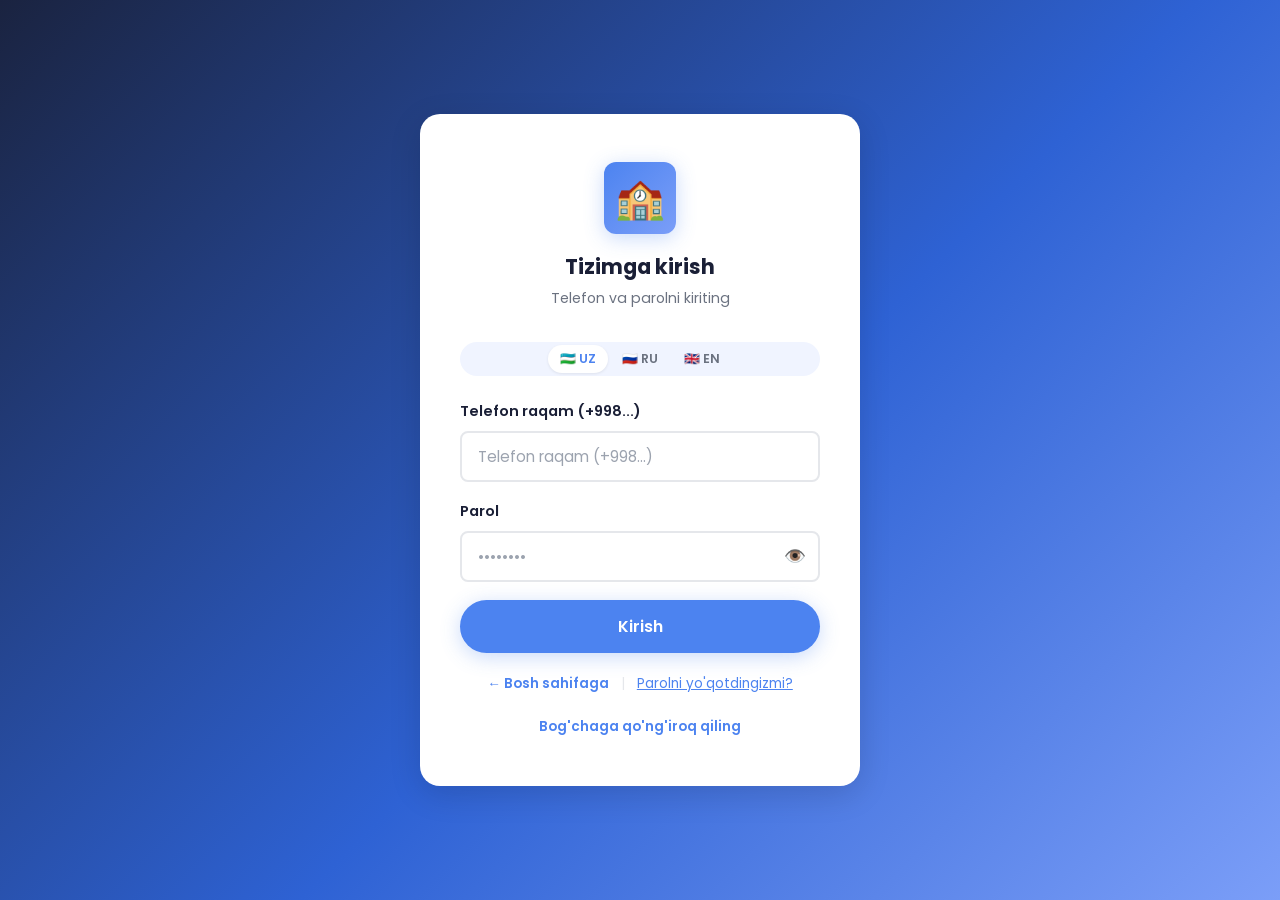
<file: dashboard-parent.html>
<!DOCTYPE html>
<html lang="uz">
<head>
  <meta charset="UTF-8">
  <meta name="viewport" content="width=device-width, initial-scale=1.0">
  <title>Mening Kabinetim — Kindergarten</title>
  <link rel="preconnect" href="https://fonts.googleapis.com">
  <link href="https://fonts.googleapis.com/css2?family=Poppins:wght@300;400;500;600;700;800&display=swap" rel="stylesheet">
  <link rel="stylesheet" href="css/style.css">
</head>
<body>

<!-- ota-ona kirmaganida login ga yo'naltirish -->
<script>
  (async function verifySession() {
    const backupU = JSON.parse(localStorage.getItem('user') || 'null');
    if (!backupU || backupU.role !== 'parent') { window.location.href = 'login.html'; return; }
    try {
        const res = await fetch('backend/check_auth.php', { credentials: 'include' });
        const data = await res.json();
        if (!data.success || data.user.role !== 'parent') {
            localStorage.removeItem('user');
            window.location.href = 'login.html';
        }
    } catch(e) {}
  })();
</script>

<div class="dashboard-layout">

  <!-- ============================================================
       SIDEBAR (YON MENYU)
       ============================================================ -->
  <aside class="sidebar" id="sidebar">
    <div class="sidebar__header">
      <div class="sidebar__logo">
        <div class="sidebar__logo-icon">🏫</div>
        <span>Kindergarten</span>
      </div>
      <button class="sidebar__close" id="sidebarClose" title="Yopish">✕</button>
    </div>

    <nav class="sidebar__nav">
      <div class="sidebar__section-title" data-lang="dash_home">Bosh sahifa</div>
      <a href="#" class="active" data-tab="home">
        <span class="nav-icon">🏠</span> <span data-lang="dash_home">Bosh sahifa</span>
      </a>
      <a href="#" data-tab="attendance">
        <span class="nav-icon">📊</span> <span data-lang="dash_attendance">Davomat</span>
      </a>
      <a href="#" data-tab="cameras">
        <span class="nav-icon">📹</span> <span data-lang="dash_cameras">Kameralar</span>
      </a>
      <a href="#" data-tab="grades">
        <span class="nav-icon">📝</span> <span data-lang="dash_grades">Baholar</span>
      </a>
      <a href="#" data-tab="messages">
        <span class="nav-icon">🔔</span> <span data-lang="dash_messages">Xabarlar</span>
      </a>
    </nav>

    <div class="sidebar__footer">
      <div class="sidebar__user">
        <div class="sidebar__avatar" id="sidebarAvatar">👤</div>
        <div class="sidebar__user-info">
          <div class="sidebar__user-name" id="sidebarName">Yuklanmoqda...</div>
          <div class="sidebar__user-role">Ota-ona</div>
        </div>
        <button class="sidebar__logout" id="logoutBtn" title="Chiqish">🚪</button>
      </div>
      <!-- Til almashtirish -->
      <div class="lang-switcher" style="margin-top:12px;width:100%;justify-content:center">
        <button class="lang-btn active" data-lang-code="uz">🇺🇿</button>
        <button class="lang-btn"        data-lang-code="ru">🇷🇺</button>
        <button class="lang-btn"        data-lang-code="en">🇬🇧</button>
      </div>
    </div>
  </aside>

  <!-- Mobil overlay -->
  <div class="sidebar-overlay" id="sidebarOverlay"></div>

  <!-- ============================================================
       ASOSIY KONTENT
       ============================================================ -->
  <main class="main-content">
    <div class="topbar">
      <button class="topbar__burger" id="topbarBurger">☰</button>
      <div class="topbar__title" id="topbarTitle">Bosh sahifa</div>
      <div class="topbar__actions">
        <div class="lang-switcher" style="display:none" id="topLang">
          <button class="lang-btn active" data-lang-code="uz">🇺🇿 UZ</button>
          <button class="lang-btn"        data-lang-code="ru">🇷🇺 RU</button>
          <button class="lang-btn"        data-lang-code="en">🇬🇧 EN</button>
        </div>
      </div>
    </div>

    <div class="page-content">
      <!-- Yuklanish ko'rsatgichi -->
      <div id="loadingState" style="text-align:center;padding:60px 0;color:var(--text-secondary)">
        <div class="loading-spinner" style="border-top-color:var(--primary);border-color:rgba(76,131,240,.2);width:40px;height:40px;margin:0 auto 16px"></div>
        <p>Ma'lumotlar yuklanmoqda...</p>
      </div>

      <!-- =================== BOSH SAHIFA (HOME) =================== -->
      <div id="tab-home" class="tab-content hidden">
        <div class="welcome-card">
          <div>
            <h2 id="welcomeText">Xush kelibsiz!</h2>
            <p id="welcomeDate"></p>
          </div>
        </div>

        <!-- Statistika -->
        <div class="stats-row" id="statsRow">
          <div class="stat-mini success">
            <div class="stat-mini__label" data-lang="dash_present">Keldi</div>
            <div class="stat-mini__value" id="statPresent">—</div>
          </div>
          <div class="stat-mini danger">
            <div class="stat-mini__label" data-lang="dash_absent">Kelmadi</div>
            <div class="stat-mini__value" id="statAbsent">—</div>
          </div>
          <div class="stat-mini warning">
            <div class="stat-mini__label" data-lang="dash_sick">Kasal</div>
            <div class="stat-mini__value" id="statSick">—</div>
          </div>
          <div class="stat-mini primary">
            <div class="stat-mini__label">Jami kun</div>
            <div class="stat-mini__value" id="statTotal">—</div>
          </div>
        </div>

        <!-- Bola profili -->
        <div class="section-card" style="margin-bottom:24px">
          <div class="section-card__header">
            <h3 data-lang="dash_child_profile">Bolam profili</h3>
          </div>
          <div class="section-card__body">
            <div class="child-profile">
              <div class="child-avatar" id="childAvatarEmoji">👦</div>
              <div class="child-info">
                <h3 id="childName">—</h3>
                <p>🌸 <span id="childGroup">—</span></p>
                <p>👩‍🏫 <span id="childTeacher">—</span></p>
                <p>🎂 <span id="childBirthday">—</span></p>
              </div>
            </div>
          </div>
        </div>

        <!-- Bugungi davomat -->
        <div class="section-card">
          <div class="section-card__header">
            <h3 data-lang="dash_today_att">Bugungi davomat</h3>
            <div id="todayBadge"></div>
          </div>
          <div class="section-card__body" id="todayAttBody">—</div>
        </div>
      </div>

      <!-- =================== DAVOMAT =================== -->
      <div id="tab-attendance" class="tab-content hidden">
        <div class="page-header">
          <h1 data-lang="dash_attendance">Davomat</h1>
          <p data-lang="dash_month_att">Oylik davomat</p>
        </div>
        <div class="attendance-calendar">
          <div class="cal-header">
            <div class="cal-title" id="calMonthTitle">—</div>
            <div class="cal-nav">
              <button id="calPrev">‹</button>
              <button id="calNext">›</button>
            </div>
          </div>
          <!-- Hafta kunlari -->
          <div class="cal-grid" id="calGrid">
            <div class="cal-day-name">Du</div>
            <div class="cal-day-name">Se</div>
            <div class="cal-day-name">Ch</div>
            <div class="cal-day-name">Pa</div>
            <div class="cal-day-name">Ju</div>
            <div class="cal-day-name">Sh</div>
            <div class="cal-day-name">Ya</div>
          </div>
          <!-- Legend -->
          <div class="cal-legend">
            <div class="cal-legend-item"><div class="cal-dot present"></div> Keldi</div>
            <div class="cal-legend-item"><div class="cal-dot absent"></div> Kelmadi</div>
            <div class="cal-legend-item"><div class="cal-dot sick"></div> Kasal</div>
          </div>
        </div>
      </div>

      <!-- =================== KAMERALAR =================== -->
      <div id="tab-cameras" class="tab-content hidden">
        <div class="page-header">
          <h1 data-lang="dash_cameras">Kameralar</h1>
          <p>Farzandingizning guruhi kamerasini real vaqtda kuzating</p>
        </div>
        <!-- Kamera konteyner (JS da to'ldiriladi) -->
        <div class="cameras-grid" id="camerasGrid">
          <div style="text-align:center;padding:60px;color:var(--text-secondary)">
            <div style="font-size:3rem">📹</div>
            <p style="margin-top:12px" data-lang="cam_no_url">Kamera ulanmagan</p>
            <p style="font-size:.85rem;margin-top:8px" data-lang="cam_help">Administrator kamera URL sini kiritishi kerak</p>
          </div>
        </div>
      </div>

      <!-- =================== BAHOLAR =================== -->
      <div id="tab-grades" class="tab-content hidden">
        <div class="page-header">
          <h1 data-lang="dash_grades">Baholar</h1>
        </div>
        <div class="section-card">
          <div class="section-card__body" style="padding:0">
            <div class="table-wrapper">
              <table class="grades-table">
                <thead>
                  <tr>
                    <th>Fan</th>
                    <th>Baho</th>
                    <th>Davr</th>
                    <th>Izoh</th>
                  </tr>
                </thead>
                <tbody id="gradesBody">
                  <tr><td colspan="4" style="text-align:center;padding:40px;color:var(--text-secondary)">Yuklanmoqda...</td></tr>
                </tbody>
              </table>
            </div>
          </div>
        </div>
      </div>

      <!-- =================== XABARLAR =================== -->
      <div id="tab-messages" class="tab-content hidden">
        <div class="page-header">
          <h1 data-lang="dash_messages">Xabarlar</h1>
        </div>
        <div class="section-card">
          <div class="section-card__body">
            <div style="text-align:center;padding:40px;color:var(--text-secondary)">
              <div style="font-size:3rem">🔔</div>
              <p style="margin-top:12px;font-weight:600">Xabarlar Telegram orqali keladi</p>
              <p style="font-size:.88rem;margin-top:8px">Agar Telegram botni ulamasangiz, quyidagi qadamni bajaring:</p>
              <div style="background:var(--bg);border-radius:12px;padding:20px;margin-top:20px;text-align:left;max-width:400px;margin-left:auto;margin-right:auto">
                <p style="font-weight:600;margin-bottom:8px">📱 Telegram botni ulash:</p>
                <!-- 🖊️ Bot username ni o'zgartiring -->
                <p>1. Telegramda <a href="https://t.me/kindergarten_bot" target="_blank" style="color:var(--primary);font-weight:700">@kindergarten_bot</a> ni toping</p>
                <p style="margin-top:8px">2. <code style="background:#fff;padding:2px 8px;border-radius:4px;font-size:.88rem">/start</code> buyrug'ini yuboring</p>
                <p style="margin-top:8px">3. Telefon raqamingizni yuboring</p>
              </div>
            </div>
          </div>
        </div>
      </div>

    </div><!-- /page-content -->
  </main>
</div>

<!-- Toast container -->
<div class="toast-container" id="toastContainer"></div>

<!-- ============================================================
     JAVASCRIPT
     ============================================================ -->
<script src="js/lang.js"></script>
<script>
// Foydalanuvchi ma'lumotlari
const user = JSON.parse(localStorage.getItem('user'));

// --- DOM elementlari ---
const sidebar         = document.getElementById('sidebar');
const sidebarOverlay  = document.getElementById('sidebarOverlay');
const topbarBurger    = document.getElementById('topbarBurger');

// Sidebar ochish/yopish (mobil)
topbarBurger.addEventListener('click', () => {
  sidebar.classList.toggle('open');
  sidebarOverlay.classList.toggle('active');
});
const closeSidebarElements = [sidebarOverlay, document.getElementById('sidebarClose')];
closeSidebarElements.forEach(el => {
  if(el) el.addEventListener('click', () => {
    sidebar.classList.remove('open');
    sidebarOverlay.classList.remove('active');
  });
});

// Chiqish
document.getElementById('logoutBtn').addEventListener('click', async () => {
  await fetch('backend/logout.php', { credentials: 'include' });
  localStorage.removeItem('user');
  window.location.href = 'login.html';
});

// --- TAB navigatsiya ---
let currentTab = 'home';
document.querySelectorAll('[data-tab]').forEach(link => {
  link.addEventListener('click', e => {
    e.preventDefault();
    switchTab(link.dataset.tab);
    sidebar.classList.remove('open');
    sidebarOverlay.classList.remove('active');
  });
});

function switchTab(tab) {
  currentTab = tab;
  document.querySelectorAll('[data-tab]').forEach(l => l.classList.toggle('active', l.dataset.tab === tab));
  document.querySelectorAll('.tab-content').forEach(c => c.classList.add('hidden'));
  const el = document.getElementById('tab-' + tab);
  if (el) el.classList.remove('hidden');
}

// --- Ma'lumotlarni yuklash ---
let childData = null;
let currentMonth = new Date().toISOString().slice(0, 7);

async function loadParentData(month) {
  try {
    const res  = await fetch(`backend/get_data.php?type=parent_data&month=${month}`, { credentials: 'include' });
    const data = await res.json();
    if (!data.success) { showToast('Xato: ' + data.error, 'error'); return; }
    childData = data;
    renderHome(data);
    renderCalendar(data.attendance, month);
    renderGrades(data.grades);
    renderCameras(data.child.camera_url, data.child.camera_type, data.child.group_name, data.child.restrict_message);
    document.getElementById('loadingState').classList.add('hidden');
    document.getElementById('tab-home').classList.remove('hidden');
  } catch (e) {
    document.getElementById('loadingState').innerHTML =
      '<p style="color:var(--danger)">❌ Server bilan bog\'lanib bo\'lmadi. XAMPP ishga tushganmi?</p>';
  }
}

function renderHome(data) {
  const child = data.child;
  const stats = data.stats;
  const today = new Date();
  // Sidebar
  document.getElementById('sidebarName').textContent = user.name || 'Ota-ona';
  document.getElementById('sidebarAvatar').textContent = (user.name || 'O')[0].toUpperCase();
  // Welcome
  document.getElementById('welcomeText').textContent = `${t('dash_welcome')}, ${user.name}!`;
  document.getElementById('welcomeDate').textContent = today.toLocaleDateString('uz-UZ', { weekday: 'long', year: 'numeric', month: 'long', day: 'numeric' });
  // Child
  document.getElementById('childName').textContent    = child.full_name || '—';
  document.getElementById('childGroup').textContent   = child.group_name || '—';
  document.getElementById('childTeacher').textContent = child.teacher_name || '—';
  document.getElementById('childBirthday').textContent = child.birth_date ? formatDate(child.birth_date) : '—';
  document.getElementById('childAvatarEmoji').textContent = child.gender === 'female' ? '👧' : '👦';
  // Stats
  document.getElementById('statPresent').textContent = stats.present || 0;
  document.getElementById('statAbsent').textContent  = stats.absent  || 0;
  document.getElementById('statSick').textContent    = stats.sick    || 0;
  document.getElementById('statTotal').textContent   = stats.total   || 0;
  // Today
  const todayStr = today.toISOString().slice(0,10);
  const todayRec = (data.attendance || []).find(a => a.date === todayStr);
  const badge = document.getElementById('todayBadge');
  const body  = document.getElementById('todayAttBody');
  if (todayRec) {
    const map = { present: ['badge-success','✅ Keldi'], absent: ['badge-danger','❌ Kelmadi'], sick: ['badge-warning','🤒 Kasal'], excused: ['badge-info','📋 Sababli'] };
    const [cls, txt] = map[todayRec.status] || ['badge-info', todayRec.status];
    badge.innerHTML = `<span class="badge ${cls}">${txt}</span>`;
    body.innerHTML  = `<p style="font-size:.95rem">${txt}${todayRec.note ? ' — ' + todayRec.note : ''}</p>`;
  } else {
    badge.innerHTML = `<span class="badge badge-info">📋 Hali belgilanmagan</span>`;
    body.innerHTML  = `<p style="color:var(--text-secondary)">Bugungi davomat hali olinmagan.</p>`;
  }
}

function renderCalendar(attendance, month) {
  const [year, mon] = month.split('-').map(Number);
  const monthNames  = ['Yanvar','Fevral','Mart','Aprel','May','Iyun','Iyul','Avgust','Sentabr','Oktabr','Noyabr','Dekabr'];
  document.getElementById('calMonthTitle').textContent = `${monthNames[mon-1]} ${year}`;
  const attMap = {};
  (attendance || []).forEach(a => { attMap[a.date] = a.status; });
  const firstDay = new Date(year, mon - 1, 1).getDay(); // 0=Yak,1=Du...
  const daysInMonth = new Date(year, mon, 0).getDate();
  const offset = (firstDay === 0 ? 6 : firstDay - 1); // Dushanba = 0
  const today  = new Date().toISOString().slice(0,10);
  const grid   = document.getElementById('calGrid');
  // Hafta nomlari qolsin, kunlarni tozalash
  const dayNames = Array.from(grid.querySelectorAll('.cal-day-name'));
  grid.innerHTML = '';
  dayNames.forEach(d => grid.appendChild(d));
  for (let i = 0; i < offset; i++) {
    const blank = document.createElement('div');
    blank.className = 'cal-day empty';
    grid.appendChild(blank);
  }
  for (let d = 1; d <= daysInMonth; d++) {
    const dateStr = `${year}-${String(mon).padStart(2,'0')}-${String(d).padStart(2,'0')}`;
    const div = document.createElement('div');
    div.className = 'cal-day';
    div.textContent = d;
    if (attMap[dateStr]) div.classList.add(attMap[dateStr]);
    if (dateStr === today) div.classList.add('today');
    if (dateStr > today)  div.classList.add('future');
    grid.appendChild(div);
  }
}

function renderGrades(grades) {
  const tbody = document.getElementById('gradesBody');
  if (!grades || !grades.length) {
    tbody.innerHTML = '<tr><td colspan="4" style="text-align:center;padding:40px;color:var(--text-secondary)">Baholar hali yo\'q</td></tr>';
    return;
  }
  const gradeColors = {5:'var(--success)',4:'var(--primary)',3:'var(--warning)',2:'var(--danger)'};
  tbody.innerHTML = grades.map(g => {
    const gradeNum = parseInt(g.grade);
    const color = gradeColors[gradeNum] || 'var(--text)';
    return `<tr>
      <td><strong>${g.subject}</strong></td>
      <td><span class="grade-pill" style="background:${color}20;color:${color}">${g.grade}</span></td>
      <td>${g.period || '—'}</td>
      <td style="color:var(--text-secondary)">${g.note || '—'}</td>
    </tr>`;
  }).join('');
}

function renderCameras(url, type, groupName, restrictMessage) {
  const grid = document.getElementById('camerasGrid');
  if (restrictMessage) {
    grid.innerHTML = `
      <div class="camera-card">
        <div class="camera-card__header">
          <span class="camera-card__title">📹 ${groupName || 'Kamera'} (Cheklangan)</span>
        </div>
        <div class="camera-card__screen" style="display:flex;align-items:center;justify-content:center;background:#000;color:#fff;text-align:center;padding:20px;">
          <div>
            <div style="font-size:3rem;margin-bottom:10px">⛔</div>
            <h3 style="color:var(--danger)">Kamera vaqtinchalik o'chirilgan</h3>
            <p style="margin-top:8px">${restrictMessage}</p>
          </div>
        </div>
      </div>`;
    return;
  }
  if (!url) { return; } // placeholder qoladi
  grid.innerHTML = `
    <div class="camera-card">
      <div class="camera-card__header">
        <span class="camera-card__title">📹 ${groupName || 'Kamera'}</span>
        <div class="camera-live-dot"></div>
      </div>
      <div class="camera-card__screen" id="camScreen">
        ${getCameraEmbed(url, type)}
      </div>
    </div>`;
}

function getCameraEmbed(url, type) {
  if (!url) return '<div class="camera-no-signal">📹 Signal yo\'q</div>';
  if (type === 'iframe') return `<iframe src="${url}" style="width:100%;height:100%;border:none" allowfullscreen></iframe>`;
  if (type === 'mjpeg')  return `<img src="${url}" style="width:100%;height:100%;object-fit:cover" alt="Camera stream">`;
  // HLS yoki boshqa → video tegi
  // 📹 HLS uchun hls.js kutubxonasi kerak bo'lsa, quyidagi scriptni ulashingiz mumkin
  return `<video id="hlsVideo" controls autoplay muted playsinline style="width:100%;height:100%">
    <source src="${url}" type="application/x-mpegURL">
    Brauzeringiz video formatini qo'llab-quvvatlamaydi.
  </video>`;
}

// --- Kalendar navigatsiya ---
document.getElementById('calPrev').addEventListener('click', () => {
  const [y, m] = currentMonth.split('-').map(Number);
  const prev = new Date(y, m - 2, 1);
  currentMonth = `${prev.getFullYear()}-${String(prev.getMonth()+1).padStart(2,'0')}`;
  loadParentData(currentMonth).then(() => switchTab('attendance'));
});
document.getElementById('calNext').addEventListener('click', () => {
  const [y, m] = currentMonth.split('-').map(Number);
  const next = new Date(y, m, 1);
  currentMonth = `${next.getFullYear()}-${String(next.getMonth()+1).padStart(2,'0')}`;
  loadParentData(currentMonth).then(() => switchTab('attendance'));
});

// --- Utility funksiyalar ---
function formatDate(dateStr) {
  if (!dateStr) return '—';
  const d = new Date(dateStr);
  return d.toLocaleDateString('uz-UZ', { year: 'numeric', month: 'long', day: 'numeric' });
}

function showToast(msg, type = 'success') {
  const c = document.getElementById('toastContainer');
  const t = document.createElement('div');
  t.className = `toast ${type}`;
  t.innerHTML = `${type === 'success' ? '✅' : '❌'} ${msg}`;
  c.appendChild(t);
  setTimeout(() => t.remove(), 4000);
}

// --- Start ---
loadParentData(currentMonth);

// Read URL params and route conditionally
document.addEventListener("DOMContentLoaded", () => {
  const urlParams = new URLSearchParams(window.location.search);
  const startTab = urlParams.get('tab');
  if (startTab) {
    setTimeout(() => switchTab(startTab), 150);
  }
});
</script>
</body>
</html>
</file>
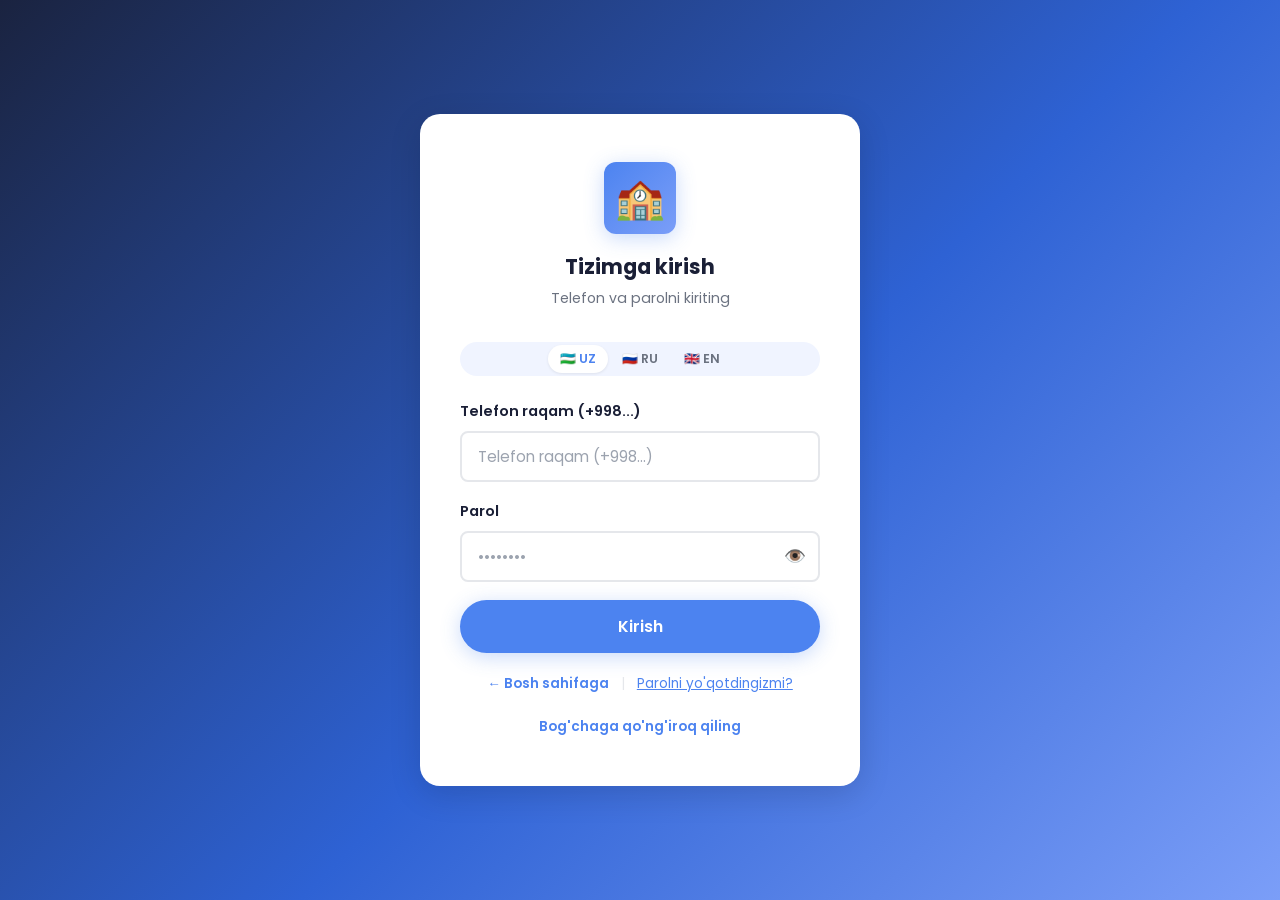
<file: login.html>
<!doctype html>
<html lang="uz">
  <head>
    <meta charset="UTF-8" />
    <meta name="viewport" content="width=device-width, initial-scale=1.0" />
    <title>Kirish — Kindergarten</title>
    <link rel="preconnect" href="https://fonts.googleapis.com" />
    <link
      href="https://fonts.googleapis.com/css2?family=Poppins:wght@300;400;500;600;700;800&display=swap"
      rel="stylesheet"
    />
    <link rel="stylesheet" href="css/style.css" />
  </head>
  <body>
    <!-- ============================================================
     LOGIN SAHIFASI — Ota-onalar va xodimlar uchun yagona kirish
     Login qilingandan so'ng:
       - ota-ona → dashboard-parent.html ga o'tadi
       - xodim/admin → dashboard-admin.html ga o'tadi
     ============================================================ -->

    <div class="login-page">
      <div class="login-card">
        <!-- Logo -->
        <div class="login-logo">
          <div class="login-logo-icon">🏫</div>
          <h2 data-lang="login_title">Tizimga kirish</h2>
          <p data-lang="login_subtitle">Telefon va parolni kiriting</p>
        </div>

        <!-- Til almashtirish -->
        <div
          class="lang-switcher"
          style="justify-content: center; margin-bottom: 24px"
        >
          <button class="lang-btn active" data-lang-code="uz">🇺🇿 UZ</button>
          <button class="lang-btn" data-lang-code="ru">🇷🇺 RU</button>
          <button class="lang-btn" data-lang-code="en">🇬🇧 EN</button>
        </div>

        <!-- Xato xabari (login noto'g'ri bo'lganda ko'rinadi) -->
        <div class="login-error hidden" id="loginError">
          ❌ <span data-lang="login_error">Noto'g'ri login yoki parol</span>
        </div>

        <!-- Login formasi -->
        <form id="loginForm" novalidate>
          <div class="form-group">
            <label class="form-label" data-lang="login_phone"
              >Telefon raqam</label
            >
            <input
              type="tel"
              id="phone"
              class="form-control"
              data-lang-placeholder="login_phone"
              placeholder="+998 90 123-45-67"
              required
              autocomplete="tel"
            />
          </div>
          <div class="form-group">
            <label class="form-label" data-lang="login_pass">Parol</label>
            <div style="position: relative">
              <input
                type="password"
                id="password"
                class="form-control"
                placeholder="••••••••"
                required
                autocomplete="current-password"
                style="padding-right: 48px"
              />
              <!-- Ko'rsatish/yashirish tugmasi -->
              <button
                type="button"
                id="togglePass"
                style="
                  position: absolute;
                  right: 14px;
                  top: 50%;
                  transform: translateY(-50%);
                  font-size: 1.1rem;
                  color: var(--text-light);
                "
              >
                👁️
              </button>
            </div>
          </div>

          <!-- Kirish tugmasi -->
          <button
            type="submit"
            class="btn btn-primary btn-full btn-lg"
            id="loginBtn"
          >
            <span data-lang="login_btn">Kirish</span>
          </button>
        </form>

        <!-- Pastki havolalar -->
        <div class="login-footer" style="margin-top: 20px">
          <a href="index.html" data-lang="login_back">← Bosh sahifaga</a>
          <span style="margin: 0 8px; color: var(--border)">|</span>
          <span
            data-lang="login_help"
            id="forgotPassBtn"
            style="
              cursor: pointer;
              color: var(--primary);
              text-decoration: underline;
            "
            >Parolni yo'qotdingizmi?</span
          >
          <br /><br />
          <!-- 💻 KODGA IZOH: Raqamni o'zgartirish uchun `href="tel:+..."` va tag ichidagi yozuvni almashtiring -->
          <a href="tel:+9989168816811" data-lang="login_help_link">
            Bog'chaga qo'ng'iroq qiling</a
          >
        </div>
      </div>
    </div>

    <!-- ============================================================
     ADMIN PAROL TIKLASH MODAL (Faqat Admin)
     ============================================================ -->
    <div
      class="sidebar-overlay"
      id="forgotPassModal"
      style="
        display: none;
        align-items: center;
        justify-content: center;
        z-index: 2000;
        background: rgba(0, 0, 0, 0.5);
      "
    >
      <div
        class="login-card"
        style="
          width: 100%;
          max-width: 400px;
          margin: 20px;
          z-index: 2001;
          animation: pop 0.3s;
        "
      >
        <h3 style="margin-bottom: 10px">Admin Parolni Tiklash</h3>
        <p
          style="
            font-size: 0.9rem;
            color: var(--text-secondary);
            margin-bottom: 15px;
          "
        >
          Yangi parol ma'lumotlar bazasida saqlangan admin raqamiga ulangan
          Telegram Bot manziliga yuboriladi.
        </p>
        <div class="form-group">
          <label class="form-label">Admin Telefon Raqami</label>
          <input
            type="tel"
            id="forgotPhone"
            class="form-control"
            placeholder="+998 90 000 00 01"
          />
        </div>
        <div
          style="
            display: flex;
            flex-wrap: wrap;
            gap: 10px;
            justify-content: flex-end;
          "
        >
          <button
            class="btn btn-outline"
            onclick="
              document.getElementById('forgotPassModal').style.display = 'none'
            "
          >
            Bekor qilish
          </button>
          <button class="btn btn-primary" id="sendForgotBtn">
            Botga jo'natish
          </button>
        </div>
        <hr
          style="
            border: none;
            border-top: 1px solid var(--border);
            margin: 15px 0;
          "
        />
        <button
          class="btn btn-outline btn-full btn-sm"
          onclick="
            alert(
              'Ro\'yxatdan o\'tmagansiz! Avval Telegram botga (/start) yozishingiz kerak. Admin ekanligingizni tasdiqlsh uchun backend guruhga ulaning.',
            )
          "
          style="font-size: 0.85rem"
        >
          Kodni olmadim (Botda yo'qmisiz?)
        </button>
      </div>
    </div>

    <!-- ============================================================
     JAVASCRIPT
     ============================================================ -->
    <script src="js/lang.js"></script>
    <script>
      // ============================================================
      // 💻 KODGA IZOH: Auto Login tekshiruvi.
      // Agar localStorage da foydalanuvchi bo'lsa, login sahifasini
      // ko'rsatmasdan birdaniga panelga o'tkazib yuboradi.
      const currentUser = JSON.parse(localStorage.getItem("user"));
      // if (currentUser) {
      //   window.location.href = "index.html";
      // }

      // Parolni ko'rsatish / yashirish
      document
        .getElementById("togglePass")
        .addEventListener("click", function () {
          const pass = document.getElementById("password");
          pass.type = pass.type === "password" ? "text" : "password";
          this.textContent = pass.type === "password" ? "👁️" : "🙈";
        });

      // Login formasi yuborilganda
      document
        .getElementById("loginForm")
        .addEventListener("submit", async function (e) {
          e.preventDefault();

          const phone = document.getElementById("phone").value.trim();
          const password = document.getElementById("password").value;

          const btn = document.getElementById("loginBtn");
          const errBox = document.getElementById("loginError");

          btn.innerHTML = '<span class="loading-spinner"></span>';
          btn.disabled = true;

          errBox.classList.add("hidden");

          try {
            const res = await fetch(
              "https://bogcha.infinityfreeapp.com/login.php",
              {
                method: "POST",

                headers: {
                  "Content-Type": "application/json",
                },

                body: JSON.stringify({
                  phone,
                  password,
                }),
              },
            );

            console.log("STATUS:", res.status);

            const text = await res.text();

            console.log("SERVER RESPONSE:");
            console.log(text);

            let data;

            try {
              data = JSON.parse(text);
            } catch {
              throw new Error("Server JSON qaytarmadi");
            }

            if (data.success) {
              localStorage.setItem("user", JSON.stringify(data.user));

              if (data.user.role === "parent") {
                window.location.href = "index.html";
              } else {
                window.location.href = "index.html";
              }
            } else {
              errBox.classList.remove("hidden");

              errBox.innerHTML = "❌ " + (data.error || "Xatolik yuz berdi");

              btn.innerHTML = '<span data-lang="login_btn">Kirish</span>';

              btn.disabled = false;

              applyLang(currentLang);
            }
          } catch (err) {
            console.error(err);

            errBox.classList.remove("hidden");

            errBox.innerHTML = "❌ Server bilan bog‘lanib bo‘lmadi";

            btn.innerHTML = '<span data-lang="login_btn">Kirish</span>';

            btn.disabled = false;
          }
        });

      // Parolni tiklash logika
      document.getElementById("forgotPassBtn").addEventListener("click", () => {
        document.getElementById("forgotPassModal").style.display = "flex";
      });

      document
        .getElementById("sendForgotBtn")
        .addEventListener("click", async function () {
          const phone = document.getElementById("forgotPhone").value.trim();
          if (!phone) {
            alert("Telefon raqam kiriting!");
            return;
          }

          const btn = this;
          btn.disabled = true;
          btn.textContent = "Kuting...";

          try {
            const res = await fetch(
              "https://bogcha.infinityfreeapp.com/forgot_password.php",
              {
                method: "POST",
                headers: { "Content-Type": "application/json" },
                body: JSON.stringify({ phone }),
              },
            );
            const data = await res.json();
            alert(data.success ? data.message : data.error);
            if (data.success) {
              document.getElementById("forgotPassModal").style.display = "none";
            }
          } catch (e) {
            alert("Server xatosi");
          }
          btn.disabled = false;
          btn.textContent = "Botga jo'natish";
        });
    </script>
  </body>
</html>
</file>
<file: css/style.css>
/* ============================================================
   KINDERGARTEN — Asosiy CSS Fayl (style.css)
   ============================================================ */
@import url('https://fonts.googleapis.com/css2?family=Poppins:wght@300;400;500;600;700;800&display=swap');

/* --- CSS Variables --- */
:root {
  --primary:       #4C83F0;
  --primary-dark:  #2E62D4;
  --primary-light: #EBF1FF;
  --secondary:     #FF6B35;
  --success:       #00C896;
  --danger:        #FF4757;
  --warning:       #FFA502;
  --bg:            #F0F4FF;
  --card-bg:       #FFFFFF;
  --sidebar-bg:    #1A2340;
  --text:          #1A1F36;
  --text-secondary:#6B7280;
  --text-light:    #9CA3AF;
  --border:        #E5E7EB;
  --border-light:  #F3F4F6;
  --radius:        12px;
  --radius-sm:     8px;
  --radius-lg:     20px;
  --radius-full:   9999px;
  --shadow-sm:     0 1px 3px rgba(0,0,0,0.08);
  --shadow:        0 4px 16px rgba(0,0,0,0.10);
  --shadow-lg:     0 8px 32px rgba(0,0,0,0.14);
  --shadow-primary:0 4px 20px rgba(76,131,240,0.30);
  --transition:    all 0.3s cubic-bezier(0.4,0,0.2,1);
  --sidebar-w:     260px;
  
  /* Responsive typography scales */
  --font-base:     clamp(1rem, 1.1vw, 1.25rem);
  --font-sm:       clamp(0.85rem, 0.9vw, 1rem);
  --font-xs:       clamp(0.75rem, 0.8vw, 0.875rem);
  --font-lg:       clamp(1.1rem, 1.3vw, 1.5rem);
  --font-xl:       clamp(1.5rem, 2vw, 2.25rem);
  --font-2xl:      clamp(2rem, 3.5vw, 4rem);
}

/* --- Reset --- */
*,*::before,*::after{box-sizing:border-box;margin:0;padding:0}
html{font-size:16px;scroll-behavior:smooth}
body{font-family:'Poppins',sans-serif;background:var(--bg);color:var(--text);line-height:1.6;-webkit-font-smoothing:antialiased}
a{text-decoration:none;color:inherit}
img{max-width:100%;display:block}
button{cursor:pointer;border:none;background:none;font-family:inherit}
ul,ol{list-style:none}

/* --- Utilities --- */
.container{max-width:1440px;margin:0 auto;padding:0 32px}
.hidden{display:none!important}

/* --- Buttons --- */
.btn{display:inline-flex;align-items:center;gap:8px;padding:10px 24px;border-radius:var(--radius-full);font-size:.9rem;font-weight:600;transition:var(--transition);white-space:nowrap}
.btn-primary{background:var(--primary);color:#fff;box-shadow:var(--shadow-primary)}
.btn-primary:hover{background:var(--primary-dark);transform:translateY(-2px);box-shadow:0 6px 24px rgba(76,131,240,.4)}
.btn-secondary{background:var(--secondary);color:#fff}
.btn-secondary:hover{opacity:.9;transform:translateY(-2px)}
.btn-outline{background:transparent;border:2px solid var(--primary);color:var(--primary)}
.btn-outline:hover{background:var(--primary);color:#fff}
.btn-success{background:var(--success);color:#fff}
.btn-danger{background:var(--danger);color:#fff}
.btn-warning{background:var(--warning);color:#fff}
.btn-lg{padding:14px 36px;font-size:1rem}
.btn-sm{padding:6px 16px;font-size:.82rem}
.btn-full{width:100%;justify-content:center}
.btn:disabled{opacity:.6;cursor:not-allowed;transform:none!important}

/* --- Badges --- */
.badge{display:inline-flex;align-items:center;gap:4px;padding:4px 12px;border-radius:var(--radius-full);font-size:.78rem;font-weight:600}
.badge-success{background:#E6FBF3;color:var(--success)}
.badge-danger{background:#FFF0F1;color:var(--danger)}
.badge-warning{background:#FFF8E6;color:var(--warning)}
.badge-info{background:var(--primary-light);color:var(--primary)}

/* --- Forms --- */
.form-group{margin-bottom:18px}
.form-label{display:block;font-size:.9rem;font-weight:600;color:var(--text);margin-bottom:8px}
.form-control{width:100%;padding:12px 16px;border:2px solid var(--border);border-radius:var(--radius-sm);font-family:inherit;font-size:.95rem;color:var(--text);background:#fff;transition:var(--transition);outline:none}
.form-control:focus{border-color:var(--primary);box-shadow:0 0 0 4px rgba(76,131,240,.12)}
.form-control::placeholder{color:var(--text-light)}
select.form-control{appearance:none;background-image:url("data:image/svg+xml,%3Csvg xmlns='http://www.w3.org/2000/svg' width='16' height='16' viewBox='0 0 24 24'%3E%3Cpath fill='%236B7280' d='M7 10l5 5 5-5z'/%3E%3C/svg%3E");background-repeat:no-repeat;background-position:right 12px center;padding-right:36px}
textarea.form-control{resize:vertical;min-height:100px}

/* --- Section Titles --- */
.section-tag{display:inline-block;background:var(--primary-light);color:var(--primary);font-size:.8rem;font-weight:700;padding:6px 14px;border-radius:var(--radius-full);text-transform:uppercase;letter-spacing:1px;margin-bottom:12px}
.section-title{font-size:clamp(1.6rem,3vw,2.4rem);font-weight:700;margin-bottom:16px;line-height:1.25}
.section-subtitle{font-size:1rem;color:var(--text-secondary);max-width:560px}
.section-header{margin-bottom:48px}
.section-header.center{text-align:center}
.section-header.center .section-subtitle{margin:0 auto}

/* ============================================================
   LANDING — HEADER
   ============================================================ */
.header{position:fixed;top:0;left:0;right:0;z-index:100;background:rgba(255,255,255,.95);backdrop-filter:blur(12px);border-bottom:1px solid var(--border-light);transition:var(--transition)}
.header.scrolled{box-shadow:var(--shadow)}
.nav{display:flex;align-items:center;gap:24px;height:72px}
.nav__logo{display:flex;align-items:center;gap:12px;font-size:1.2rem;font-weight:700;flex-shrink:0}
.logo-icon{width:44px;height:44px;background:linear-gradient(135deg,var(--primary) 0%,#7B9EF8 100%);border-radius:var(--radius-sm);display:flex;align-items:center;justify-content:center;font-size:1.4rem;box-shadow:var(--shadow-primary)}
.nav__links{display:flex;align-items:center;gap:8px;margin-left:auto}
.nav__links a{padding:8px 16px;border-radius:var(--radius-full);font-size:.9rem;font-weight:500;color:var(--text-secondary);transition:var(--transition)}
.nav__links a:hover{background:var(--primary-light);color:var(--primary)}
.nav__actions{display:flex;align-items:center;gap:12px}
.lang-switcher{display:flex;background:var(--bg);border-radius:var(--radius-full);padding:3px;gap:2px}
.lang-btn{padding:5px 12px;border-radius:var(--radius-full);font-size:.78rem;font-weight:600;color:var(--text-secondary);transition:var(--transition)}
.lang-btn.active,.lang-btn:hover{background:#fff;color:var(--primary);box-shadow:var(--shadow-sm)}
.nav__burger{display:none;font-size:1.5rem;color:var(--text);margin-left:auto}
.mobile-menu{position:fixed;top:72px;left:0;right:0;background:#fff;padding:16px 24px 24px;border-bottom:1px solid var(--border);transform:translateY(-120%);transition:transform .35s cubic-bezier(.4,0,.2,1);z-index:99;box-shadow:var(--shadow-lg)}
.mobile-menu.open{transform:translateY(0)}
.mobile-menu a{display:block;padding:14px 0;border-bottom:1px solid var(--border-light);font-weight:500}
.mobile-menu .lang-switcher{margin-top:16px;width:100%;justify-content:center}
.mobile-menu .btn{margin-top:16px;width:100%;justify-content:center}

/* ============================================================
   LANDING — HERO
   ============================================================ */
.hero{min-height:100vh;background:linear-gradient(135deg,#1A2340 0%,#2E62D4 55%,#4C83F0 100%);position:relative;display:flex;align-items:center;overflow:hidden}
.hero__shape{position:absolute;border-radius:50%;opacity:.07;background:#fff}
.hero__shape:nth-child(1){width:600px;height:600px;top:-200px;right:-150px}
.hero__shape:nth-child(2){width:300px;height:300px;bottom:-50px;left:-100px}
.hero__content{position:relative;z-index:1;color:#fff;padding:120px 24px 80px;max-width:700px}
.hero__tag{display:inline-flex;align-items:center;gap:8px;background:rgba(255,255,255,.15);backdrop-filter:blur(8px);border:1px solid rgba(255,255,255,.2);border-radius:var(--radius-full);padding:6px 16px;font-size:.85rem;font-weight:500;margin-bottom:24px;animation:fadeInDown .6s ease}
.hero__title{font-size:clamp(2rem,5vw,3.2rem);font-weight:800;line-height:1.2;margin-bottom:20px;animation:fadeInUp .7s ease}
.hero__subtitle{font-size:1.1rem;opacity:.85;margin-bottom:36px;animation:fadeInUp .8s ease}
.hero__actions{display:flex;gap:16px;flex-wrap:wrap;animation:fadeInUp .9s ease}
.btn-hero-primary{background:#fff;color:var(--primary);font-size:1rem;padding:14px 36px;border-radius:var(--radius-full);font-weight:700;box-shadow:0 4px 20px rgba(0,0,0,.2)}
.btn-hero-primary:hover{transform:translateY(-3px);box-shadow:0 8px 30px rgba(0,0,0,.25)}
.btn-hero-outline{background:rgba(255,255,255,.12);border:2px solid rgba(255,255,255,.4);color:#fff;font-size:1rem;padding:14px 36px;border-radius:var(--radius-full);font-weight:600;backdrop-filter:blur(8px)}
.btn-hero-outline:hover{background:rgba(255,255,255,.22);transform:translateY(-3px)}

/* ============================================================
   LANDING — STATS, FEATURES, GROUPS, CONTACT, FOOTER
   ============================================================ */
.stats{background:#fff;padding:48px 0;box-shadow:var(--shadow);position:relative;z-index:2}
.stats__grid{display:grid;grid-template-columns:repeat(auto-fit,minmax(150px,1fr));gap:24px;text-align:center}
.stat-number{display:block;font-size:2.5rem;font-weight:800;color:var(--primary);line-height:1}
.stat-label{font-size:.9rem;color:var(--text-secondary);margin-top:4px;display:block}
section{padding:80px 0}
.features{background:var(--bg)}
.features__grid{display:grid;grid-template-columns:repeat(auto-fit,minmax(200px,1fr));gap:24px}
.feature-card{background:#fff;border-radius:var(--radius);padding:32px 24px;text-align:center;box-shadow:var(--shadow-sm);border:1px solid var(--border-light);transition:var(--transition);position:relative;overflow:hidden;cursor:pointer}
.feature-card:hover{transform:translateY(-6px);box-shadow:0 12px 24px rgba(0,0,0,0.1);border-color:var(--primary)}
.feature-icon{width:72px;height:72px;background:var(--primary-light);border-radius:var(--radius);display:flex;align-items:center;justify-content:center;font-size:2rem;margin:0 auto 20px;transition:var(--transition)}
.feature-card:hover .feature-icon{background:var(--primary);transform:scale(1.05)}
.feature-card h3{font-size:1.05rem;font-weight:700;margin-bottom:10px;color:var(--text);transition:var(--transition)}
.feature-card:hover h3{color:var(--primary)}
.feature-card p{font-size:.88rem;color:var(--text-secondary);line-height:1.6}
.groups{background:#fff}
.groups__grid{display:grid;grid-template-columns:repeat(auto-fit,minmax(280px,1fr));gap:28px}
.group-card{border-radius:var(--radius-lg);overflow:hidden;box-shadow:var(--shadow);transition:var(--transition);border:1px solid var(--border-light)}
.group-card:hover{transform:translateY(-8px);box-shadow:var(--shadow-lg)}
.group-card__img{height:200px;display:flex;align-items:center;justify-content:center;font-size:5rem}
.group-card__body{padding:24px}
.group-card__body h3{font-size:1.3rem;font-weight:700;margin-bottom:8px}
.group-card__body .teacher{font-size:.88rem;color:var(--text-secondary);margin-bottom:4px}
.group-card__body .age{font-size:.85rem;color:var(--primary);font-weight:600}
.contact{background:var(--bg)}
.contact__grid{display:grid;grid-template-columns:1fr 1fr;gap:40px;align-items:start}
.contact__info{display:flex;flex-direction:column;gap:20px}
.contact-item{display:flex;align-items:flex-start;gap:16px}
.contact-item__icon{width:48px;height:48px;background:var(--primary-light);border-radius:var(--radius-sm);display:flex;align-items:center;justify-content:center;font-size:1.3rem;flex-shrink:0}
.contact-item__text h4{font-weight:600;margin-bottom:4px}
.contact-item__text p{color:var(--text-secondary);font-size:.9rem}
.contact__map{border-radius:var(--radius);overflow:hidden;height:300px;background:linear-gradient(135deg,var(--primary-light),#D8E8FF);display:flex;align-items:center;justify-content:center;flex-direction:column;gap:12px;color:var(--primary);font-size:3rem;border:2px solid var(--border)}
.contact__map p{font-size:.9rem;font-weight:500;color:var(--text-secondary)}
.footer{background:var(--sidebar-bg);color:rgba(255,255,255,.7);padding:40px 0 24px}
.footer__grid{display:grid;grid-template-columns:2fr 1fr 1fr;gap:40px;margin-bottom:32px}
.footer__brand{font-size:.9rem;line-height:1.8}
.footer__brand h3{color:#fff;font-size:1.1rem;margin-bottom:12px}
.footer__col h4{color:#fff;font-weight:600;margin-bottom:16px;font-size:.95rem}
.footer__col ul li{margin-bottom:8px}
.footer__col ul li a{font-size:.88rem;transition:color .2s}
.footer__col ul li a:hover{color:#fff}
.footer__bottom{border-top:1px solid rgba(255,255,255,.1);padding-top:20px;display:flex;align-items:center;justify-content:space-between;font-size:.82rem}

/* ============================================================
   LOGIN PAGE
   ============================================================ */
.login-page{min-height:100vh;display:flex;align-items:center;justify-content:center;background:linear-gradient(135deg,#1A2340 0%,#2E62D4 55%,#7B9EF8 100%);padding:24px;position:relative;overflow:hidden}
.login-card{background:#fff;border-radius:var(--radius-lg);padding:48px 40px;width:100%;max-width:440px;box-shadow:var(--shadow-lg);position:relative;z-index:1;animation:slideUp .4s ease}
.login-logo{text-align:center;margin-bottom:32px}
.login-logo-icon{width:72px;height:72px;background:linear-gradient(135deg,var(--primary),#7B9EF8);border-radius:var(--radius);display:flex;align-items:center;justify-content:center;font-size:2.5rem;margin:0 auto 16px;box-shadow:var(--shadow-primary)}
.login-logo h2{font-size:1.3rem;font-weight:700;color:var(--text)}
.login-logo p{font-size:.88rem;color:var(--text-secondary);margin-top:4px}
.login-error{background:#FFF0F1;border:1px solid #FFD4D7;color:var(--danger);border-radius:var(--radius-sm);padding:12px 16px;font-size:.88rem;margin-bottom:16px;display:flex;align-items:center;gap:8px}
.login-footer{text-align:center;margin-top:24px;font-size:.85rem;color:var(--text-secondary)}
.login-footer a{color:var(--primary);font-weight:600}

/* ============================================================
   DASHBOARD LAYOUT
   ============================================================ */
.dashboard-layout{display:flex;min-height:100vh;background:var(--bg)}
.sidebar{width:var(--sidebar-w);background:var(--sidebar-bg);color:#fff;display:flex;flex-direction:column;position:fixed;top:0;left:0;bottom:0;z-index:50;transition:transform .3s ease;overflow-y:auto}
.sidebar__header{padding:24px 20px;border-bottom:1px solid rgba(255,255,255,.08);display:flex;align-items:center;justify-content:space-between}
.sidebar__logo{display:flex;align-items:center;gap:12px}
.sidebar__logo-icon{width:40px;height:40px;background:var(--primary);border-radius:var(--radius-sm);display:flex;align-items:center;justify-content:center;font-size:1.3rem}
.sidebar__logo span{font-size:1rem;font-weight:700}
.sidebar__close{background:rgba(255,255,255,0.1);color:#fff;border:none;width:32px;height:32px;border-radius:50%;display:none;align-items:center;justify-content:center;cursor:pointer;font-size:1.2rem;transition:var(--transition)}
.sidebar__close:hover{background:rgba(255,255,255,0.2)}
.sidebar__nav{padding:16px 0;flex:1}
.sidebar__section-title{font-size:.7rem;font-weight:700;letter-spacing:1.5px;text-transform:uppercase;color:rgba(255,255,255,.35);padding:16px 20px 8px}
.sidebar__nav a{display:flex;align-items:center;gap:12px;padding:12px 20px;font-size:.9rem;font-weight:500;color:rgba(255,255,255,.65);transition:var(--transition);position:relative}
.sidebar__nav a:hover{background:rgba(255,255,255,.06);color:#fff}
.sidebar__nav a.active{background:rgba(76,131,240,.15);color:#fff}
.sidebar__nav a.active::before{content:'';position:absolute;left:0;top:0;bottom:0;width:3px;background:var(--primary);border-radius:0 3px 3px 0}
.sidebar__nav a .nav-icon{font-size:1.1rem;width:20px;text-align:center}
.sidebar__footer{padding:16px 20px;border-top:1px solid rgba(255,255,255,.08)}
.sidebar__user{display:flex;align-items:center;gap:12px}
.sidebar__avatar{width:40px;height:40px;background:linear-gradient(135deg,var(--primary),#7B9EF8);border-radius:50%;display:flex;align-items:center;justify-content:center;font-size:1.1rem;font-weight:700;flex-shrink:0}
.sidebar__user-info{flex:1;min-width:0}
.sidebar__user-name{font-size:.88rem;font-weight:600;white-space:nowrap;overflow:hidden;text-overflow:ellipsis}
.sidebar__user-role{font-size:.75rem;color:rgba(255,255,255,.45)}
.sidebar__logout{width:32px;height:32px;border-radius:var(--radius-sm);display:flex;align-items:center;justify-content:center;color:rgba(255,255,255,.5);font-size:1rem;transition:var(--transition)}
.sidebar__logout:hover{background:rgba(255,75,87,.2);color:var(--danger)}
.main-content{margin-left:var(--sidebar-w);flex:1;min-height:100vh;display:flex;flex-direction:column}
.topbar{background:#fff;border-bottom:1px solid var(--border);padding:0 32px;height:64px;display:flex;align-items:center;justify-content:space-between;position:sticky;top:0;z-index:40;box-shadow:var(--shadow-sm)}
.topbar__title{font-size:1.1rem;font-weight:700}
.topbar__actions{display:flex;align-items:center;gap:12px}
.topbar__burger{display:none;font-size:1.4rem;color:var(--text);margin-right:12px}
.page-content{padding:clamp(16px, 3vw, 48px);flex:1;max-width:1600px;width:100%;margin:0 auto}
.page-header{margin-bottom:28px}
.page-header h1{font-size:1.5rem;font-weight:700}
.page-header p{color:var(--text-secondary);font-size:.9rem;margin-top:4px}
.section-card{background:#fff;border-radius:var(--radius);box-shadow:var(--shadow-sm);border:1px solid var(--border-light);overflow:hidden;margin-bottom:24px}
.section-card__header{padding:18px 24px;border-bottom:1px solid var(--border-light);display:flex;align-items:center;justify-content:space-between}
.section-card__header h3{font-size:.95rem;font-weight:700}
.section-card__body{padding:24px}

/* Welcome card */
.welcome-card{background:linear-gradient(135deg,var(--primary) 0%,#7B9EF8 100%);color:#fff;border-radius:var(--radius-lg);padding:32px;display:flex;align-items:center;justify-content:space-between;margin-bottom:28px;overflow:hidden;position:relative}
.welcome-card::after{content:'🌟';position:absolute;right:32px;top:50%;transform:translateY(-50%);font-size:5rem;opacity:.15}
.welcome-card h2{font-size:1.5rem;font-weight:700;margin-bottom:6px}
.welcome-card p{opacity:.85;font-size:.9rem}
.stats-row{display:grid;grid-template-columns:repeat(auto-fit,minmax(140px,1fr));gap:16px;margin-bottom:28px}
.stat-mini{background:#fff;border-radius:var(--radius);padding:20px;box-shadow:var(--shadow-sm);border:1px solid var(--border-light)}
.stat-mini__label{font-size:.8rem;color:var(--text-secondary);font-weight:500;margin-bottom:8px}
.stat-mini__value{font-size:1.8rem;font-weight:800;line-height:1}
.stat-mini.success .stat-mini__value{color:var(--success)}
.stat-mini.danger .stat-mini__value{color:var(--danger)}
.stat-mini.primary .stat-mini__value{color:var(--primary)}
.stat-mini.warning .stat-mini__value{color:var(--warning)}

/* Child profile */
.child-profile{background:#fff;border-radius:var(--radius);padding:28px;box-shadow:var(--shadow-sm);border:1px solid var(--border-light);display:flex;align-items:center;gap:24px}
.child-avatar{width:80px;height:80px;background:linear-gradient(135deg,#FFD166,#FF9F43);border-radius:50%;display:flex;align-items:center;justify-content:center;font-size:2.5rem;flex-shrink:0}
.child-info h3{font-size:1.2rem;font-weight:700;margin-bottom:4px}
.child-info p{font-size:.88rem;color:var(--text-secondary);margin-bottom:2px}

/* Attendance calendar */
.attendance-calendar{background:#fff;border-radius:var(--radius);padding:24px;box-shadow:var(--shadow-sm)}
.cal-header{display:flex;align-items:center;justify-content:space-between;margin-bottom:20px}
.cal-title{font-size:1.05rem;font-weight:700}
.cal-nav{display:flex;gap:8px}
.cal-nav button{width:32px;height:32px;border-radius:var(--radius-sm);background:var(--bg);color:var(--text);font-size:1rem;display:flex;align-items:center;justify-content:center;transition:var(--transition)}
.cal-nav button:hover{background:var(--primary);color:#fff}
.cal-grid{display:grid;grid-template-columns:repeat(7,1fr);gap:6px}
.cal-day-name{text-align:center;font-size:.75rem;font-weight:700;color:var(--text-secondary);padding:6px 0;text-transform:uppercase}
.cal-day{aspect-ratio:1;border-radius:var(--radius-sm);display:flex;align-items:center;justify-content:center;font-size:.82rem;font-weight:500;transition:var(--transition);border:2px solid transparent}
.cal-day.present{background:#E6FBF3;color:var(--success);border-color:var(--success)}
.cal-day.absent{background:#FFF0F1;color:var(--danger);border-color:var(--danger)}
.cal-day.sick{background:#FFF8E6;color:var(--warning);border-color:var(--warning)}
.cal-day.today{border-color:var(--primary);font-weight:700}
.cal-day.future{color:var(--text-light)}
.cal-legend{display:flex;gap:16px;margin-top:16px;flex-wrap:wrap}
.cal-legend-item{display:flex;align-items:center;gap:6px;font-size:.8rem;color:var(--text-secondary)}
.cal-dot{width:10px;height:10px;border-radius:50%}
.cal-dot.present{background:var(--success)}
.cal-dot.absent{background:var(--danger)}
.cal-dot.sick{background:var(--warning)}

/* Grades table */
.table-wrapper{width:100%;overflow-x:auto;-webkit-overflow-scrolling:touch;margin-bottom:12px;border-radius:var(--radius-sm)}
.table-wrapper::-webkit-scrollbar{height:8px}
.table-wrapper::-webkit-scrollbar-track{background:var(--bg);border-radius:4px}
.table-wrapper::-webkit-scrollbar-thumb{background:var(--border);border-radius:4px}
.table-wrapper::-webkit-scrollbar-thumb:hover{background:var(--text-light)}
.grades-table{width:100%;border-collapse:collapse;min-width:850px}
.grades-table th{background:var(--bg);font-size:.78rem;font-weight:700;text-transform:uppercase;letter-spacing:.5px;color:var(--text-secondary);padding:12px 16px;text-align:left;white-space:nowrap}
.grades-table td{padding:14px 16px;border-top:1px solid var(--border-light);font-size:.88rem}
.grades-table tr:hover td{background:var(--bg)}

/* Admin attendance */
.attendance-list{display:flex;flex-direction:column;gap:8px}
.attendance-row{background:#fff;border-radius:var(--radius-sm);padding:14px 20px;display:flex;align-items:center;gap:16px;border:2px solid var(--border-light);transition:var(--transition)}
.attendance-row.marked-present{border-color:var(--success);background:#F0FDF8}
.attendance-row.marked-absent{border-color:var(--danger);background:#FFF5F5}
.attendance-row.marked-sick{border-color:var(--warning);background:#FFFCF0}
.att-child-name{flex:1;font-weight:600}
.att-buttons{display:flex;gap:8px}
.att-btn{padding:6px 14px;border-radius:var(--radius-full);font-size:.8rem;font-weight:600;border:2px solid;transition:var(--transition)}
.att-btn.present{border-color:var(--success);color:var(--success)}
.att-btn.present.selected,.att-btn.present:hover{background:var(--success);color:#fff}
.att-btn.absent{border-color:var(--danger);color:var(--danger)}
.att-btn.absent.selected,.att-btn.absent:hover{background:var(--danger);color:#fff}
.att-btn.sick{border-color:var(--warning);color:var(--warning)}
.att-btn.sick.selected,.att-btn.sick:hover{background:var(--warning);color:#fff}

/* Camera */
.cameras-grid{display:grid;grid-template-columns:repeat(auto-fit,minmax(300px,1fr));gap:20px}
.camera-card{background:#0D1117;border-radius:var(--radius);overflow:hidden;box-shadow:var(--shadow)}
.camera-card__header{padding:12px 16px;display:flex;align-items:center;justify-content:space-between;border-bottom:1px solid rgba(255,255,255,.05)}
.camera-card__title{font-size:.88rem;font-weight:600;color:#fff}
.camera-live-dot{width:8px;height:8px;border-radius:50%;background:var(--danger);animation:pulse 1.5s infinite}
.camera-card__screen{aspect-ratio:16/9;background:#161B22;display:flex;align-items:center;justify-content:center;flex-direction:column;gap:12px;color:rgba(255,255,255,.3);font-size:3rem;position:relative}
.camera-card__screen video{width:100%;height:100%;object-fit:cover}
.camera-no-signal{font-size:.88rem;color:rgba(255,255,255,.3);margin-top:8px}

/* Broadcast */
.broadcast-card{background:#fff;border-radius:var(--radius);padding:28px;box-shadow:var(--shadow-sm)}
.broadcast-channels{display:flex;gap:12px;margin-top:8px}
.channel-toggle{flex:1;padding:12px;border:2px solid var(--border);border-radius:var(--radius-sm);text-align:center;cursor:pointer;transition:var(--transition);font-size:.88rem;font-weight:600;color:var(--text-secondary)}
.channel-toggle.active{border-color:var(--primary);background:var(--primary-light);color:var(--primary)}

/* Toast */
.toast-container{position:fixed;bottom:24px;right:24px;z-index:9999;display:flex;flex-direction:column;gap:10px}
.toast{background:#fff;border-radius:var(--radius-sm);padding:14px 20px;box-shadow:var(--shadow-lg);display:flex;align-items:center;gap:12px;animation:slideInRight .3s ease;min-width:280px;border-left:4px solid var(--primary);font-size:.88rem}
.toast.success{border-color:var(--success)}
.toast.error{border-color:var(--danger)}

/* Sidebar overlay (mobile) */
.sidebar-overlay{position:fixed;inset:0;background:rgba(0,0,0,.5);z-index:49;display:none}
.sidebar-overlay.active{display:block}

/* ============================================================
   ANIMATIONS
   ============================================================ */
@keyframes fadeInUp{from{opacity:0;transform:translateY(20px)}to{opacity:1;transform:translateY(0)}}
@keyframes fadeInDown{from{opacity:0;transform:translateY(-20px)}to{opacity:1;transform:translateY(0)}}
@keyframes slideUp{from{opacity:0;transform:translateY(30px)}to{opacity:1;transform:translateY(0)}}
@keyframes slideInRight{from{opacity:0;transform:translateX(40px)}to{opacity:1;transform:translateX(0)}}
@keyframes pulse{0%,100%{opacity:1}50%{opacity:.4}}
@keyframes spin{from{transform:rotate(0deg)}to{transform:rotate(360deg)}}
.loading-spinner{width:20px;height:20px;border:3px solid rgba(255,255,255,.3);border-top-color:#fff;border-radius:50%;animation:spin .8s linear infinite;display:inline-block}

/* ============================================================
   RESPONSIVE
   ============================================================ */
@media(max-width:768px){
  .nav__links,.nav__actions .lang-switcher{display:none}
  .nav__burger{display:block}
  .nav__actions .btn{display:none}
  .hero__content{text-align:center}
  .hero__actions{justify-content:center}
  .contact__grid{grid-template-columns:1fr}
  .footer__grid{grid-template-columns:1fr;gap:24px}
  .footer__bottom{flex-direction:column;gap:8px;text-align:center}
  .sidebar{transform:translateX(-100%);width:280px;box-shadow:var(--shadow-lg)}
  .sidebar.open{transform:translateX(0)}
  .sidebar__close{display:flex}
  .main-content{margin-left:0;width:100%}
  .topbar__burger{display:flex}
  .page-content{padding:16px}
  .cameras-grid{grid-template-columns:1fr}
  .child-profile{flex-direction:column;text-align:center}
}
@media(max-width:480px){
  .login-card{padding:32px 24px;border-radius:16px;box-shadow:none}
  .login-page{padding:0}
  .stats-row{grid-template-columns:repeat(2,1fr)}
  .att-buttons{flex-wrap:wrap}
}
@media(min-width:1920px){
  html{font-size:20px} /* Scales up UI by 25% */
  .container{max-width:1600px}
  .page-content{max-width:1800px;padding:64px}
  .sidebar{width:300px}
  .main-content{margin-left:300px}
}
@media(min-width:2560px){
  html{font-size:24px} /* Scales up UI by 50% for 4K/TVs */
  .container{max-width:2000px}
  .page-content{max-width:2200px;padding:80px}
  .sidebar{width:360px}
  .main-content{margin-left:360px}
}
</file>
